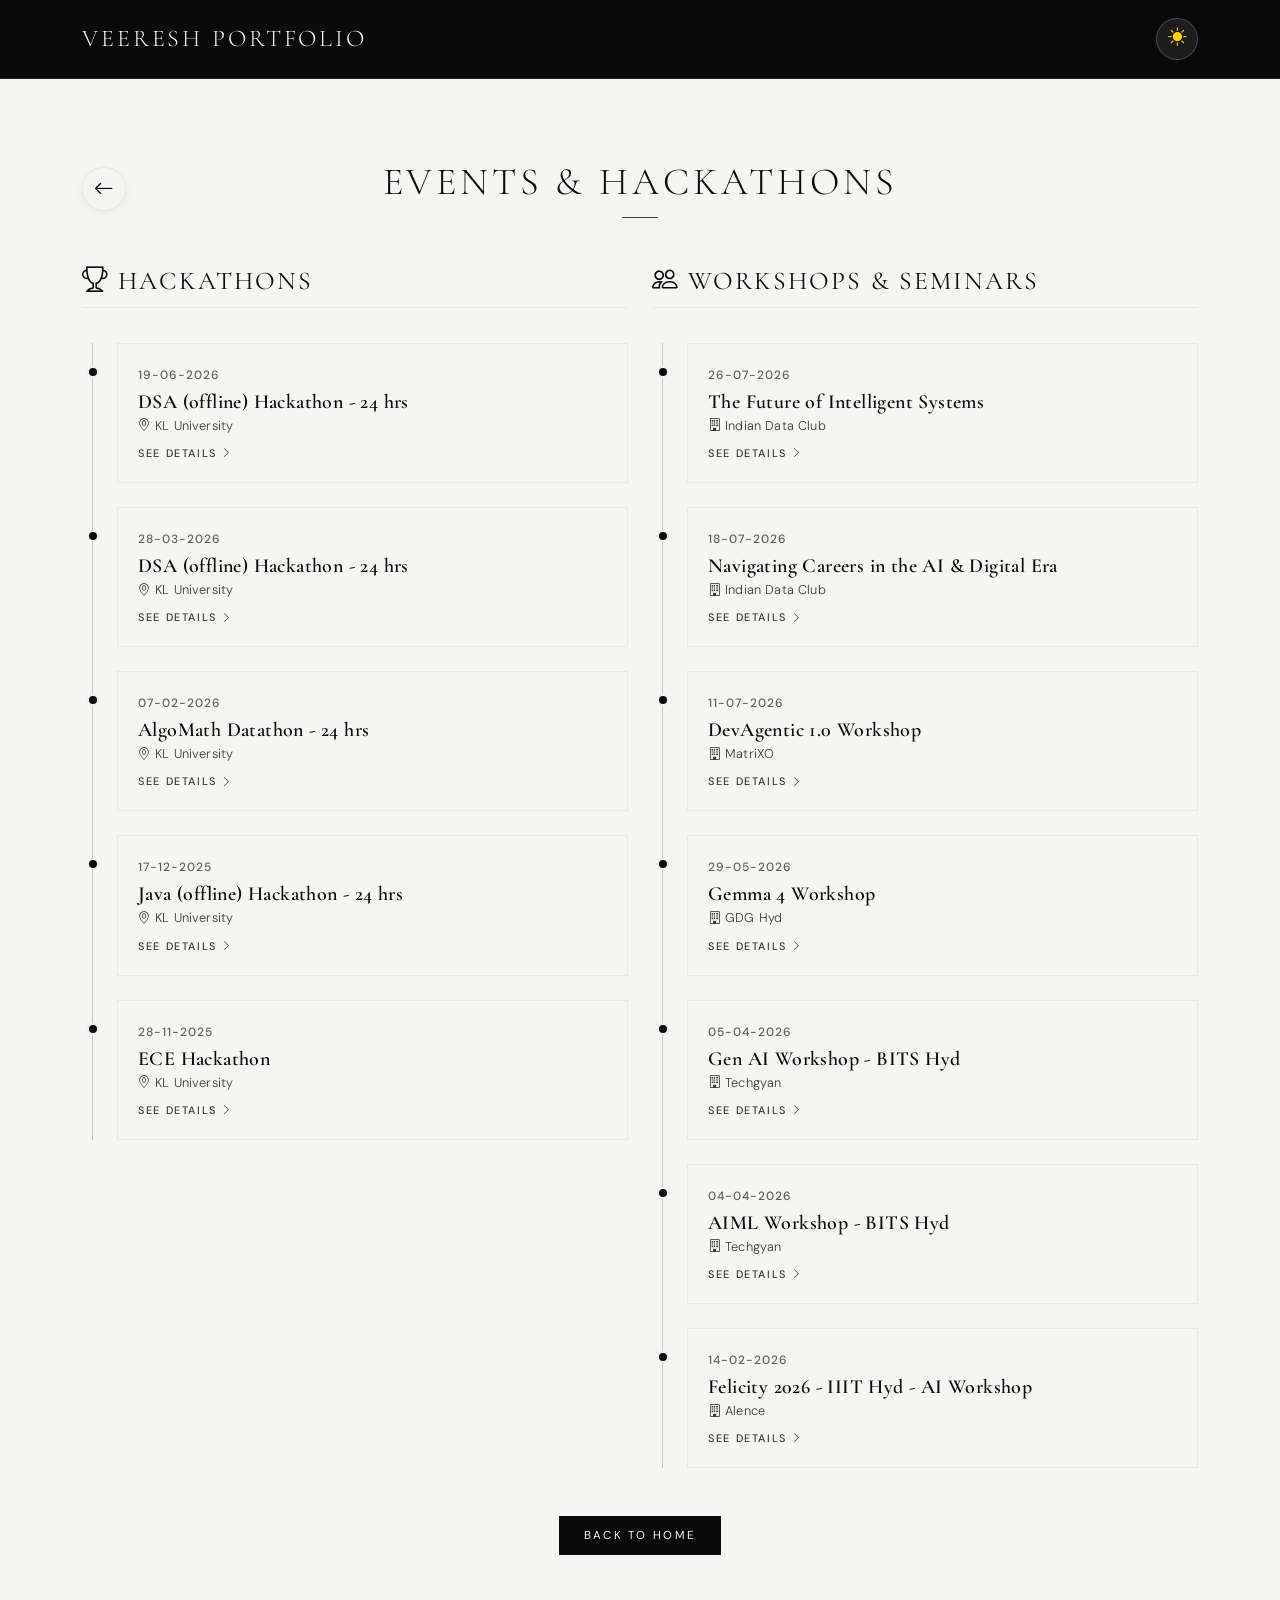
<file: community.html>
<!DOCTYPE html>
<html lang="en">
<head>
    <meta charset="UTF-8">
    <meta name="viewport" content="width=device-width, initial-scale=1.0">
    <title>Events | Veeresh Portfolio</title>
    <link href="https://cdn.jsdelivr.net/npm/bootstrap@5.3.0/dist/css/bootstrap.min.css" rel="stylesheet">
    <link href="https://cdn.jsdelivr.net/npm/bootstrap-icons@1.11.0/font/bootstrap-icons.css" rel="stylesheet">
    <link href="https://fonts.googleapis.com/css2?family=Cormorant+Garamond:wght@300;400;600&family=DM+Sans:wght@300;400;500&display=swap" rel="stylesheet">
    <link rel="stylesheet" href="css/style.css">
</head>
<body>
    <nav class="navbar navbar-dark">
        <div class="container d-flex justify-content-between align-items-center">
            <h2>Veeresh Portfolio</h2>
            <button id="themeToggle" class="theme-toggle-btn" aria-label="Toggle Theme" title="Toggle Day/Night Mode">
                <i class="bi bi-sun-fill theme-icon-sun"></i>
                <i class="bi bi-moon-stars-fill theme-icon-moon" style="display: none;"></i>
            </button>
        </div>
    </nav>

    <main class="py-5">
        <div class="container">
            <div class="heading-with-back position-relative mb-5 text-center">
                <a href="index.html#events" class="back-arrow-btn" title="Previous Page">
                    <i class="bi bi-arrow-left"></i>
                </a>
                <h1 class="section-title text-center m-0">Events &amp; Hackathons</h1>
            </div>

            <div class="row mt-5">
                <!-- Hackathons Column -->
                <div class="col-md-6 mb-5">
                    <h3 class="events-column-title"><i class="bi bi-trophy me-2"></i>Hackathons</h3>
                    <div class="timeline">
                        <div class="timeline-item event-trigger" data-title="DSA (offline) Hackathon - 24 hrs" data-date="19-06-2026" data-venue="KL University" data-desc="Intense 24-hour algorithmic problem-solving hackathon at KL University testing advanced Data Structures &amp; Algorithms implementation.">
                            <div class="timeline-dot"></div>
                            <span class="timeline-date">19-06-2026</span>
                            <h5 class="timeline-title">DSA (offline) Hackathon - 24 hrs</h5>
                            <p class="timeline-meta"><i class="bi bi-geo-alt me-1"></i>KL University</p>
                            <button class="see-details-btn" type="button" data-bs-toggle="collapse" data-bs-target="#h-detail-1" aria-expanded="false">
                                SEE DETAILS <i class="bi bi-chevron-right ms-1"></i>
                            </button>
                            <div class="collapse event-details-collapse" id="h-detail-1">
                                <p class="mb-0">Intense 24-hour algorithmic problem-solving hackathon at KL University testing advanced Data Structures &amp; Algorithms implementation.</p>
                            </div>
                        </div>

                        <div class="timeline-item event-trigger" data-title="DSA (offline) Hackathon - 24 hrs" data-date="28-03-2026" data-venue="KL University" data-desc="24-hour competitive programming competition focused on efficient graph algorithms, dynamic programming, and tree operations.">
                            <div class="timeline-dot"></div>
                            <span class="timeline-date">28-03-2026</span>
                            <h5 class="timeline-title">DSA (offline) Hackathon - 24 hrs</h5>
                            <p class="timeline-meta"><i class="bi bi-geo-alt me-1"></i>KL University</p>
                            <button class="see-details-btn" type="button" data-bs-toggle="collapse" data-bs-target="#h-detail-2" aria-expanded="false">
                                SEE DETAILS <i class="bi bi-chevron-right ms-1"></i>
                            </button>
                            <div class="collapse event-details-collapse" id="h-detail-2">
                                <p class="mb-0">24-hour competitive programming competition focused on efficient graph algorithms, dynamic programming, and tree operations.</p>
                            </div>
                        </div>

                        <div class="timeline-item event-trigger" data-title="AlgoMath Datathon - 24 hrs" data-date="07-02-2026" data-venue="KL University" data-desc="Data science and mathematical modeling hackathon tackling complex optimization problems and analytical algorithm challenges.">
                            <div class="timeline-dot"></div>
                            <span class="timeline-date">07-02-2026</span>
                            <h5 class="timeline-title">AlgoMath Datathon - 24 hrs</h5>
                            <p class="timeline-meta"><i class="bi bi-geo-alt me-1"></i>KL University</p>
                            <button class="see-details-btn" type="button" data-bs-toggle="collapse" data-bs-target="#h-detail-3" aria-expanded="false">
                                SEE DETAILS <i class="bi bi-chevron-right ms-1"></i>
                            </button>
                            <div class="collapse event-details-collapse" id="h-detail-3">
                                <p class="mb-0">Data science and mathematical modeling hackathon tackling complex optimization problems and analytical algorithm challenges.</p>
                            </div>
                        </div>

                        <div class="timeline-item event-trigger" data-title="Java (offline) Hackathon - 24 hrs" data-date="17-12-2025" data-venue="KL University" data-desc="24-hour Java application development hackathon building robust object-oriented backend solutions.">
                            <div class="timeline-dot"></div>
                            <span class="timeline-date">17-12-2025</span>
                            <h5 class="timeline-title">Java (offline) Hackathon - 24 hrs</h5>
                            <p class="timeline-meta"><i class="bi bi-geo-alt me-1"></i>KL University</p>
                            <button class="see-details-btn" type="button" data-bs-toggle="collapse" data-bs-target="#h-detail-4" aria-expanded="false">
                                SEE DETAILS <i class="bi bi-chevron-right ms-1"></i>
                            </button>
                            <div class="collapse event-details-collapse" id="h-detail-4">
                                <p class="mb-0">24-hour Java application development hackathon building robust object-oriented backend solutions.</p>
                            </div>
                        </div>

                        <div class="timeline-item event-trigger" data-title="ECE Hackathon" data-date="28-11-2025" data-venue="KL University" data-desc="Hardware and embedded software hackathon combining microcontroller programming with real-time electronic signal processing.">
                            <div class="timeline-dot"></div>
                            <span class="timeline-date">28-11-2025</span>
                            <h5 class="timeline-title">ECE Hackathon</h5>
                            <p class="timeline-meta"><i class="bi bi-geo-alt me-1"></i>KL University</p>
                            <button class="see-details-btn" type="button" data-bs-toggle="collapse" data-bs-target="#h-detail-5" aria-expanded="false">
                                SEE DETAILS <i class="bi bi-chevron-right ms-1"></i>
                            </button>
                            <div class="collapse event-details-collapse" id="h-detail-5">
                                <p class="mb-0">Hardware and embedded software hackathon combining microcontroller programming with real-time electronic signal processing.</p>
                            </div>
                        </div>
                    </div>
                </div>

                <!-- Workshops & Seminars Column -->
                <div class="col-md-6">
                    <h3 class="events-column-title"><i class="bi bi-people me-2"></i>Workshops &amp; Seminars</h3>
                    <div class="timeline">
                        <div class="timeline-item event-trigger" data-title="The Future of Intelligent Systems" data-date="26-07-2026" data-venue="Indian Data Club" data-desc="From Knowledge Graphs to AI Agents: The Future of Intelligent Systems. The session will introduce the fundamentals of graph technology, real-world enterprise use cases, and how GraphRAG is enabling more accurate and context-aware AI agents. Session topics: Introduction to Graph Databases &amp; Knowledge Graphs; Building AI Agents with GraphRAG; Real-world Enterprise Use Cases; Q&amp;A and Networking.">
                            <div class="timeline-dot"></div>
                            <span class="timeline-date">26-07-2026</span>
                            <h5 class="timeline-title">The Future of Intelligent Systems</h5>
                            <p class="timeline-meta"><i class="bi bi-building me-1"></i>Indian Data Club</p>
                            <button class="see-details-btn" type="button" data-bs-toggle="collapse" data-bs-target="#ws-detail-1" aria-expanded="false">
                                SEE DETAILS <i class="bi bi-chevron-right ms-1"></i>
                            </button>
                            <div class="collapse event-details-collapse" id="ws-detail-1">
                                <p class="mb-0">From Knowledge Graphs to AI Agents: The Future of Intelligent Systems. The session will introduce the fundamentals of graph technology, real-world enterprise use cases, and how GraphRAG is enabling more accurate and context-aware AI agents. Session topics: Introduction to Graph Databases &amp; Knowledge Graphs; Building AI Agents with GraphRAG; Real-world Enterprise Use Cases; Q&amp;A and Networking.</p>
                            </div>
                        </div>

                        <div class="timeline-item event-trigger" data-title="Navigating Careers in the AI &amp; Digital Era" data-date="18-07-2026" data-venue="Indian Data Club" data-desc="An insightful seminar by Indian Data Club covering how to navigate career paths in the rapidly evolving AI and digital landscape. Industry experts shared strategies for skill development, networking, and staying relevant in the age of AI.">
                            <div class="timeline-dot"></div>
                            <span class="timeline-date">18-07-2026</span>
                            <h5 class="timeline-title">Navigating Careers in the AI &amp; Digital Era</h5>
                            <p class="timeline-meta"><i class="bi bi-building me-1"></i>Indian Data Club</p>
                            <button class="see-details-btn" type="button" data-bs-toggle="collapse" data-bs-target="#ws-detail-2" aria-expanded="false">
                                SEE DETAILS <i class="bi bi-chevron-right ms-1"></i>
                            </button>
                            <div class="collapse event-details-collapse" id="ws-detail-2">
                                <p class="mb-0">An insightful seminar by Indian Data Club covering how to navigate career paths in the rapidly evolving AI and digital landscape. Industry experts shared strategies for skill development, networking, and staying relevant in the age of AI.</p>
                            </div>
                        </div>

                        <div class="timeline-item event-trigger" data-title="DevAgentic 1.0 Workshop" data-date="11-07-2026" data-venue="MatriXO" data-desc="DevAgentic 1.0 was a hands-on workshop by MatriXO exploring agentic AI systems and autonomous workflows. Participants gained practical exposure to building agent-based solutions using modern AI frameworks.">
                            <div class="timeline-dot"></div>
                            <span class="timeline-date">11-07-2026</span>
                            <h5 class="timeline-title">DevAgentic 1.0 Workshop</h5>
                            <p class="timeline-meta"><i class="bi bi-building me-1"></i>MatriXO</p>
                            <button class="see-details-btn" type="button" data-bs-toggle="collapse" data-bs-target="#ws-detail-3" aria-expanded="false">
                                SEE DETAILS <i class="bi bi-chevron-right ms-1"></i>
                            </button>
                            <div class="collapse event-details-collapse" id="ws-detail-3">
                                <p class="mb-0">DevAgentic 1.0 was a hands-on workshop by MatriXO exploring agentic AI systems and autonomous workflows. Participants gained practical exposure to building agent-based solutions using modern AI frameworks.</p>
                            </div>
                        </div>

                        <div class="timeline-item event-trigger" data-title="Gemma 4 Workshop" data-date="29-05-2026" data-venue="GDG Hyd" data-desc="An interactive workshop hosted by Google Developer Group Hyderabad on Gemma 4 open-weights model architecture, fine-tuning techniques, and deployment.">
                            <div class="timeline-dot"></div>
                            <span class="timeline-date">29-05-2026</span>
                            <h5 class="timeline-title">Gemma 4 Workshop</h5>
                            <p class="timeline-meta"><i class="bi bi-building me-1"></i>GDG Hyd</p>
                            <button class="see-details-btn" type="button" data-bs-toggle="collapse" data-bs-target="#ws-detail-4" aria-expanded="false">
                                SEE DETAILS <i class="bi bi-chevron-right ms-1"></i>
                            </button>
                            <div class="collapse event-details-collapse" id="ws-detail-4">
                                <p class="mb-0">An interactive workshop hosted by Google Developer Group Hyderabad on Gemma 4 open-weights model architecture, fine-tuning techniques, and deployment.</p>
                            </div>
                        </div>

                        <div class="timeline-item event-trigger" data-title="Gen AI Workshop - BITS Hyd" data-date="05-04-2026" data-venue="Techgyan" data-desc="Hands-on generative AI masterclass covering LLM prompting, RAG architectures, and building web apps using generative AI tools at BITS Hyderabad.">
                            <div class="timeline-dot"></div>
                            <span class="timeline-date">05-04-2026</span>
                            <h5 class="timeline-title">Gen AI Workshop - BITS Hyd</h5>
                            <p class="timeline-meta"><i class="bi bi-building me-1"></i>Techgyan</p>
                            <button class="see-details-btn" type="button" data-bs-toggle="collapse" data-bs-target="#ws-detail-5" aria-expanded="false">
                                SEE DETAILS <i class="bi bi-chevron-right ms-1"></i>
                            </button>
                            <div class="collapse event-details-collapse" id="ws-detail-5">
                                <p class="mb-0">Hands-on generative AI masterclass covering LLM prompting, RAG architectures, and building web apps using generative AI tools at BITS Hyderabad.</p>
                            </div>
                        </div>

                        <div class="timeline-item event-trigger" data-title="AIML Workshop - BITS Hyd" data-date="04-04-2026" data-venue="Techgyan" data-desc="Foundational Artificial Intelligence &amp; Machine Learning workshop covering key algorithms, Python ML packages, and real-world predictive modeling.">
                            <div class="timeline-dot"></div>
                            <span class="timeline-date">04-04-2026</span>
                            <h5 class="timeline-title">AIML Workshop - BITS Hyd</h5>
                            <p class="timeline-meta"><i class="bi bi-building me-1"></i>Techgyan</p>
                            <button class="see-details-btn" type="button" data-bs-toggle="collapse" data-bs-target="#ws-detail-6" aria-expanded="false">
                                SEE DETAILS <i class="bi bi-chevron-right ms-1"></i>
                            </button>
                            <div class="collapse event-details-collapse" id="ws-detail-6">
                                <p class="mb-0">Foundational Artificial Intelligence &amp; Machine Learning workshop covering key algorithms, Python ML packages, and real-world predictive modeling.</p>
                            </div>
                        </div>

                        <div class="timeline-item event-trigger" data-title="Felicity 2026 - IIIT Hyd - AI Workshop" data-date="14-02-2026" data-venue="Alence" data-desc="Advanced AI and Deep Learning workshop held during Felicity 2026 at IIIT Hyderabad, focusing on neural network architectures and practical AI implementations.">
                            <div class="timeline-dot"></div>
                            <span class="timeline-date">14-02-2026</span>
                            <h5 class="timeline-title">Felicity 2026 - IIIT Hyd - AI Workshop</h5>
                            <p class="timeline-meta"><i class="bi bi-building me-1"></i>Alence</p>
                            <button class="see-details-btn" type="button" data-bs-toggle="collapse" data-bs-target="#ws-detail-7" aria-expanded="false">
                                SEE DETAILS <i class="bi bi-chevron-right ms-1"></i>
                            </button>
                            <div class="collapse event-details-collapse" id="ws-detail-7">
                                <p class="mb-0">Advanced AI and Deep Learning workshop held during Felicity 2026 at IIIT Hyderabad, focusing on neural network architectures and practical AI implementations.</p>
                            </div>
                        </div>
                    </div>
                </div>
            </div>

            <div class="text-center mt-5">
                <button type="button" class="btn btn-primary px-4" onclick="window.location.href='index.html#events'">Back to Home</button>
            </div>
        </div>
    </main>

    <div class="modal fade" id="eventModal" tabindex="-1">
        <div class="modal-dialog modal-dialog-centered">
            <div class="modal-content event-detail-card">
                <div class="modal-header">
                    <h5 class="modal-title" id="eventTitle"></h5>
                    <button type="button" class="btn-close" data-bs-dismiss="modal"></button>
                </div>
                <div class="modal-body">
                    <p id="eventDate" class="fw-bold mb-1"></p>
                    <p id="eventVenue" class="text-muted mb-3"></p>
                    <p id="eventDesc" class="mb-0"></p>
                </div>
            </div>
        </div>
    </div>

    <script src="https://cdn.jsdelivr.net/npm/bootstrap@5.3.0/dist/js/bootstrap.bundle.min.js"></script>
    <script>
        const themeToggle = document.getElementById('themeToggle');
        const sunIcon = themeToggle?.querySelector('.theme-icon-sun');
        const moonIcon = themeToggle?.querySelector('.theme-icon-moon');

        function setTheme(theme) {
            if (theme === 'dark') {
                document.body.classList.add('dark-theme');
                if (sunIcon && moonIcon) {
                    sunIcon.style.display = 'none';
                    moonIcon.style.display = 'inline-block';
                }
            } else {
                document.body.classList.remove('dark-theme');
                if (sunIcon && moonIcon) {
                    sunIcon.style.display = 'inline-block';
                    moonIcon.style.display = 'none';
                }
            }
            localStorage.setItem('portfolio-theme', theme);
        }

        const savedTheme = localStorage.getItem('portfolio-theme') || 'light';
        setTheme(savedTheme);

        if (themeToggle) {
            themeToggle.addEventListener('click', () => {
                const isDark = document.body.classList.contains('dark-theme');
                setTheme(isDark ? 'light' : 'dark');
            });
        }
    </script>
    <script>
        const modal = new bootstrap.Modal('#eventModal');
        const title = document.getElementById('eventTitle');
        const date = document.getElementById('eventDate');
        const venue = document.getElementById('eventVenue');
        const desc = document.getElementById('eventDesc');

        document.querySelectorAll('.event-trigger').forEach(e => {
            e.addEventListener('click', (event) => {
                if (event.target.closest('.see-details-btn')) return;
                title.textContent = e.dataset.title;
                date.textContent = 'Date: ' + e.dataset.date;
                venue.textContent = 'Organization/Venue: ' + e.dataset.venue;
                desc.textContent = e.dataset.desc || 'Selected event details displayed above.';
                modal.show();
            });
        });
    </script>
</body>
</html>
</file>
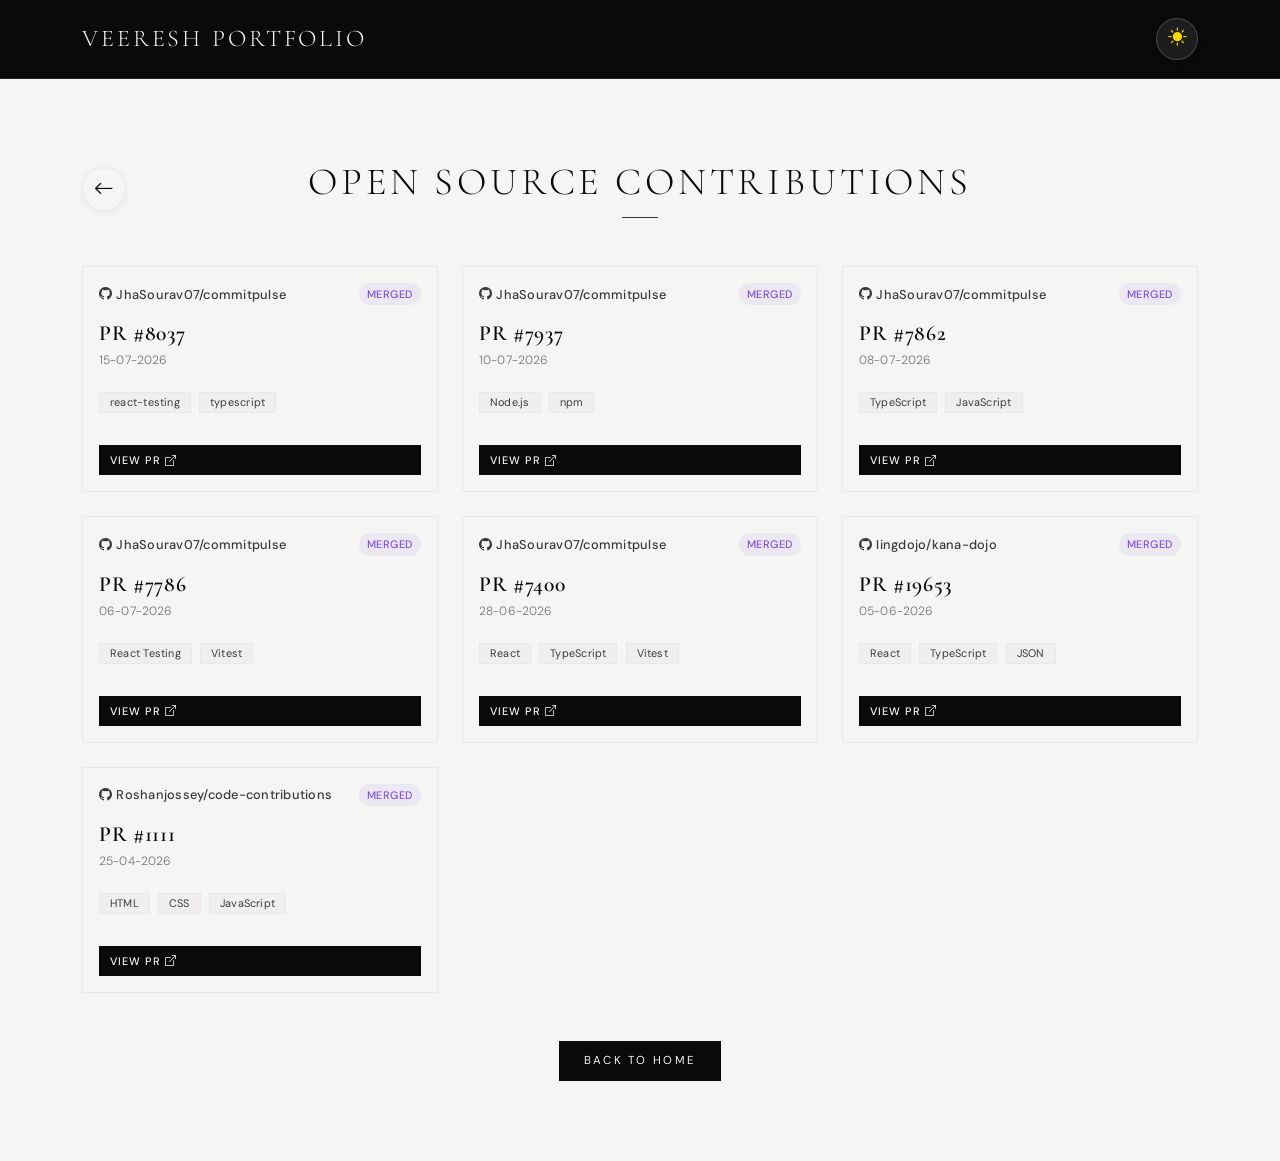
<file: contributions.html>
<!DOCTYPE html>
<html lang="en">
<head>
    <meta charset="UTF-8">
    <meta name="viewport" content="width=device-width, initial-scale=1.0">
    <title>Contributions | Veeresh Portfolio</title>
    <link href="https://cdn.jsdelivr.net/npm/bootstrap@5.3.0/dist/css/bootstrap.min.css" rel="stylesheet">
    <link href="https://cdn.jsdelivr.net/npm/bootstrap-icons@1.11.0/font/bootstrap-icons.css" rel="stylesheet">
    <link href="https://fonts.googleapis.com/css2?family=Cormorant+Garamond:wght@300;400;600&family=DM+Sans:wght@300;400;500&display=swap" rel="stylesheet">
    <link rel="stylesheet" href="css/style.css">
</head>
<body>
    <nav class="navbar navbar-dark">
        <div class="container d-flex justify-content-between align-items-center">
            <h2>Veeresh Portfolio</h2>
            <button id="themeToggle" class="theme-toggle-btn" aria-label="Toggle Theme" title="Toggle Day/Night Mode">
                <i class="bi bi-sun-fill theme-icon-sun"></i>
                <i class="bi bi-moon-stars-fill theme-icon-moon" style="display: none;"></i>
            </button>
        </div>
    </nav>
    <main class="py-5">
        <div class="container">
            <div class="heading-with-back position-relative mb-5 text-center">
                <a href="index.html#open-source" class="back-arrow-btn" title="Previous Page">
                    <i class="bi bi-arrow-left"></i>
                </a>
                <h1 class="section-title text-center m-0">Open Source Contributions</h1>
            </div>
            <div class="row mt-5">
                <div class="col-md-4 mb-4">
                    <div class="card osc-card h-100">
                        <div class="card-body d-flex flex-column justify-content-between">
                            <div>
                                <div class="d-flex align-items-center justify-content-between mb-3">
                                    <span class="osc-repo"><i class="bi bi-github me-1"></i>JhaSourav07/commitpulse</span>
                                    <span class="osc-status-badge">Merged</span>
                                </div>
                                <h5 class="osc-title">PR #8037</h5>
                                <p class="osc-date">15-07-2026</p>
                            </div>
                            <div class="osc-tags mb-3">
                                <span class="badge tag-badge">react-testing</span>
                                <span class="badge tag-badge">typescript</span>
                            </div>
                            <a href="https://github.com/JhaSourav07/commitpulse/pull/8037" target="_blank" class="osc-link">View PR <i class="bi bi-box-arrow-up-right ms-1"></i></a>
                        </div>
                    </div>
                </div>
                <div class="col-md-4 mb-4">
                    <div class="card osc-card h-100">
                        <div class="card-body d-flex flex-column justify-content-between">
                            <div>
                                <div class="d-flex align-items-center justify-content-between mb-3">
                                    <span class="osc-repo"><i class="bi bi-github me-1"></i>JhaSourav07/commitpulse</span>
                                    <span class="osc-status-badge">Merged</span>
                                </div>
                                <h5 class="osc-title">PR #7937</h5>
                                <p class="osc-date">10-07-2026</p>
                            </div>
                            <div class="osc-tags mb-3">
                                <span class="badge tag-badge">Node.js</span>
                                <span class="badge tag-badge">npm</span>
                            </div>
                            <a href="https://github.com/JhaSourav07/commitpulse/pull/7937" target="_blank" class="osc-link">View PR <i class="bi bi-box-arrow-up-right ms-1"></i></a>
                        </div>
                    </div>
                </div>
                <div class="col-md-4 mb-4">
                    <div class="card osc-card h-100">
                        <div class="card-body d-flex flex-column justify-content-between">
                            <div>
                                <div class="d-flex align-items-center justify-content-between mb-3">
                                    <span class="osc-repo"><i class="bi bi-github me-1"></i>JhaSourav07/commitpulse</span>
                                    <span class="osc-status-badge">Merged</span>
                                </div>
                                <h5 class="osc-title">PR #7862</h5>
                                <p class="osc-date">08-07-2026</p>
                            </div>
                            <div class="osc-tags mb-3">
                                <span class="badge tag-badge">TypeScript</span>
                                <span class="badge tag-badge">JavaScript</span>
                            </div>
                            <a href="https://github.com/JhaSourav07/commitpulse/pull/7862" target="_blank" class="osc-link">View PR <i class="bi bi-box-arrow-up-right ms-1"></i></a>
                        </div>
                    </div>
                </div>
                <div class="col-md-4 mb-4">
                    <div class="card osc-card h-100">
                        <div class="card-body d-flex flex-column justify-content-between">
                            <div>
                                <div class="d-flex align-items-center justify-content-between mb-3">
                                    <span class="osc-repo"><i class="bi bi-github me-1"></i>JhaSourav07/commitpulse</span>
                                    <span class="osc-status-badge">Merged</span>
                                </div>
                                <h5 class="osc-title">PR #7786</h5>
                                <p class="osc-date">06-07-2026</p>
                            </div>
                            <div class="osc-tags mb-3">
                                <span class="badge tag-badge">React Testing</span>
                                <span class="badge tag-badge">Vitest</span>
                            </div>
                            <a href="https://github.com/JhaSourav07/commitpulse/pull/7786" target="_blank" class="osc-link">View PR <i class="bi bi-box-arrow-up-right ms-1"></i></a>
                        </div>
                    </div>
                </div>
                <div class="col-md-4 mb-4">
                    <div class="card osc-card h-100">
                        <div class="card-body d-flex flex-column justify-content-between">
                            <div>
                                <div class="d-flex align-items-center justify-content-between mb-3">
                                    <span class="osc-repo"><i class="bi bi-github me-1"></i>JhaSourav07/commitpulse</span>
                                    <span class="osc-status-badge">Merged</span>
                                </div>
                                <h5 class="osc-title">PR #7400</h5>
                                <p class="osc-date">28-06-2026</p>
                            </div>
                            <div class="osc-tags mb-3">
                                <span class="badge tag-badge">React</span>
                                <span class="badge tag-badge">TypeScript</span>
                                <span class="badge tag-badge">Vitest</span>
                            </div>
                            <a href="https://github.com/JhaSourav07/commitpulse/pull/7400" target="_blank" class="osc-link">View PR <i class="bi bi-box-arrow-up-right ms-1"></i></a>
                        </div>
                    </div>
                </div>
                <div class="col-md-4 mb-4">
                    <div class="card osc-card h-100">
                        <div class="card-body d-flex flex-column justify-content-between">
                            <div>
                                <div class="d-flex align-items-center justify-content-between mb-3">
                                    <span class="osc-repo"><i class="bi bi-github me-1"></i>lingdojo/kana-dojo</span>
                                    <span class="osc-status-badge">Merged</span>
                                </div>
                                <h5 class="osc-title">PR #19653</h5>
                                <p class="osc-date">05-06-2026</p>
                            </div>
                            <div class="osc-tags mb-3">
                                <span class="badge tag-badge">React</span>
                                <span class="badge tag-badge">TypeScript</span>
                                <span class="badge tag-badge">JSON</span>
                            </div>
                            <a href="https://github.com/lingdojo/kana-dojo/pull/19653" target="_blank" class="osc-link">View PR <i class="bi bi-box-arrow-up-right ms-1"></i></a>
                        </div>
                    </div>
                </div>
                <div class="col-md-4 mb-4">
                    <div class="card osc-card h-100">
                        <div class="card-body d-flex flex-column justify-content-between">
                            <div>
                                <div class="d-flex align-items-center justify-content-between mb-3">
                                    <span class="osc-repo"><i class="bi bi-github me-1"></i>Roshanjossey/code-contributions</span>
                                    <span class="osc-status-badge">Merged</span>
                                </div>
                                <h5 class="osc-title">PR #1111</h5>
                                <p class="osc-date">25-04-2026</p>
                            </div>
                            <div class="osc-tags mb-3">
                                <span class="badge tag-badge">HTML</span>
                                <span class="badge tag-badge">CSS</span>
                                <span class="badge tag-badge">JavaScript</span>
                            </div>
                            <a href="https://github.com/Roshanjossey/code-contributions/pull/1111" target="_blank" class="osc-link">View PR <i class="bi bi-box-arrow-up-right ms-1"></i></a>
                        </div>
                    </div>
                </div>
            </div>
            <div class="text-center mt-4">
                <button type="button" class="btn btn-primary px-4" onclick="window.location.href='index.html#open-source'">Back to Home</button>
            </div>
        </div>
    </main>
    <script>
        const themeToggle = document.getElementById('themeToggle');
        const sunIcon = themeToggle?.querySelector('.theme-icon-sun');
        const moonIcon = themeToggle?.querySelector('.theme-icon-moon');

        function setTheme(theme) {
            if (theme === 'dark') {
                document.body.classList.add('dark-theme');
                if (sunIcon && moonIcon) {
                    sunIcon.style.display = 'none';
                    moonIcon.style.display = 'inline-block';
                }
            } else {
                document.body.classList.remove('dark-theme');
                if (sunIcon && moonIcon) {
                    sunIcon.style.display = 'inline-block';
                    moonIcon.style.display = 'none';
                }
            }
            localStorage.setItem('portfolio-theme', theme);
        }

        const savedTheme = localStorage.getItem('portfolio-theme') || 'light';
        setTheme(savedTheme);

        if (themeToggle) {
            themeToggle.addEventListener('click', () => {
                const isDark = document.body.classList.contains('dark-theme');
                setTheme(isDark ? 'light' : 'dark');
            });
        }
    </script>
</body>
</html>
</file>
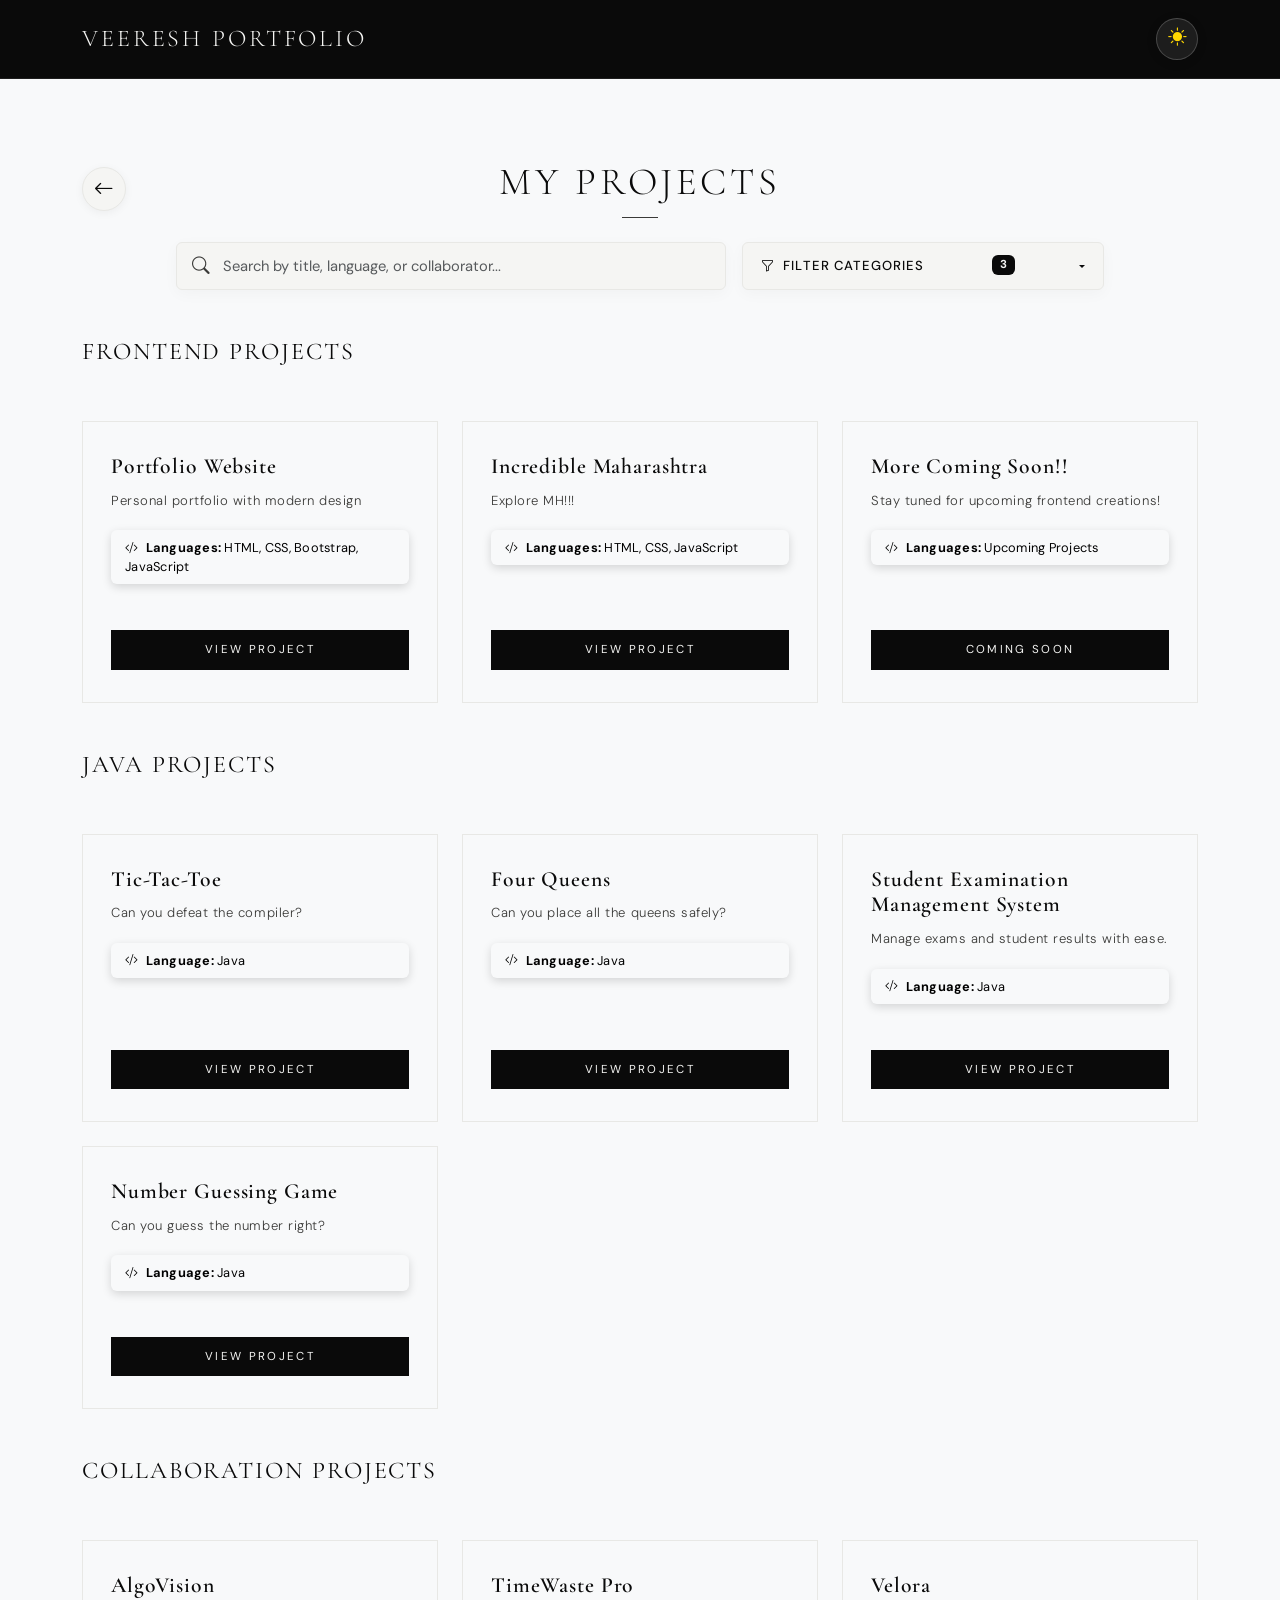
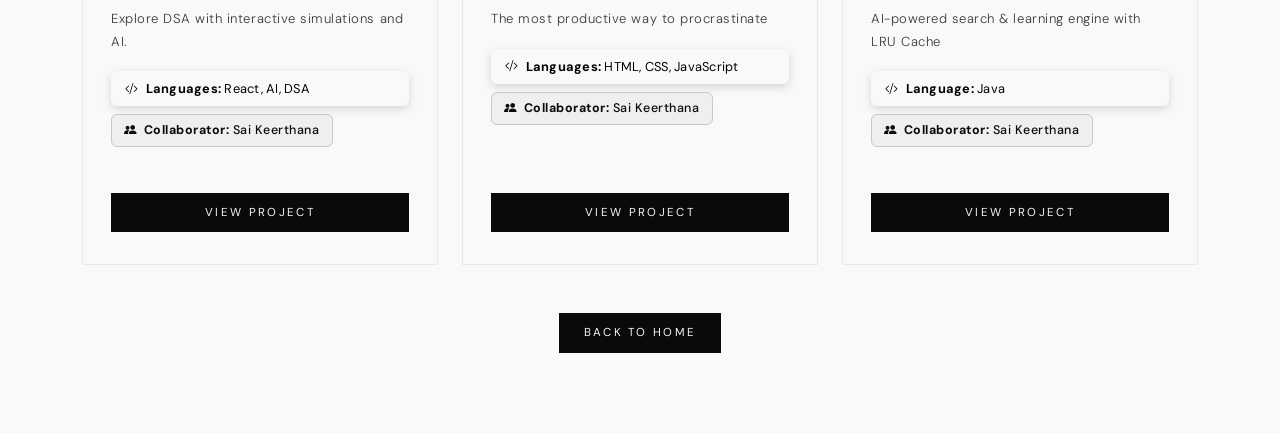
<file: projects.html>
<!DOCTYPE html>
<html lang="en">
<head>
    <meta charset="UTF-8">
    <meta name="viewport" content="width=device-width, initial-scale=1.0">
    <title>Projects | Veeresh Portfolio</title>
    <link href="https://cdn.jsdelivr.net/npm/bootstrap@5.3.0/dist/css/bootstrap.min.css" rel="stylesheet">
    <link href="https://cdn.jsdelivr.net/npm/bootstrap-icons@1.11.0/font/bootstrap-icons.css" rel="stylesheet">
    <link href="https://fonts.googleapis.com/css2?family=Cormorant+Garamond:wght@300;400;600&family=DM+Sans:wght@300;400;500&display=swap" rel="stylesheet">
    <link rel="stylesheet" href="css/style.css">
</head>
<body>
    <nav class="navbar navbar-dark">
        <div class="container d-flex justify-content-between align-items-center">
            <h2>Veeresh Portfolio</h2>
            <button id="themeToggle" class="theme-toggle-btn" aria-label="Toggle Theme" title="Toggle Day/Night Mode">
                <i class="bi bi-sun-fill theme-icon-sun"></i>
                <i class="bi bi-moon-stars-fill theme-icon-moon" style="display: none;"></i>
            </button>
        </div>
    </nav>

    <main class="py-5 bg-light">
        <div class="container">
            <div class="heading-with-back position-relative mb-4 text-center">
                <a href="index.html#projects" class="back-arrow-btn" title="Previous Page">
                    <i class="bi bi-arrow-left"></i>
                </a>
                <h1 class="section-title text-center m-0">My Projects</h1>
            </div>

            <!-- Search & Filter Controls Toolbar -->
            <div class="project-controls-wrapper mb-5">
                <div class="row g-3 align-items-center justify-content-center">
                    <!-- Search Bar -->
                    <div class="col-md-7 col-lg-6">
                        <div class="search-input-group">
                            <i class="bi bi-search search-icon"></i>
                            <input type="text" id="projectSearch" class="form-control project-search-input" placeholder="Search by title, language, or collaborator...">
                            <button type="button" id="clearSearch" class="clear-search-btn" style="display:none;" title="Clear Search">
                                <i class="bi bi-x-circle-fill"></i>
                            </button>
                        </div>
                    </div>
                    <!-- Category Checkbox Filter Dropdown -->
                    <div class="col-md-5 col-lg-4 text-md-end">
                        <div class="dropdown d-inline-block w-100">
                            <button class="btn btn-filter-dropdown dropdown-toggle w-100 d-flex align-items-center justify-content-between" type="button" id="filterDropdownBtn" data-bs-toggle="dropdown" data-bs-auto-close="outside" aria-expanded="false">
                                <span><i class="bi bi-funnel me-2"></i>Filter Categories</span>
                                <span class="badge filter-count-badge ms-2" id="filterBadge">3</span>
                            </button>
                            <div class="dropdown-menu dropdown-menu-end p-3 filter-dropdown-menu" aria-labelledby="filterDropdownBtn">
                                <h6 class="dropdown-header px-0 text-uppercase fw-bold mb-2">Categories</h6>
                                <div class="form-check my-2">
                                    <input class="form-check-input category-checkbox" type="checkbox" value="frontend" id="catFrontend" checked>
                                    <label class="form-check-label" for="catFrontend">Frontend Projects</label>
                                </div>
                                <div class="form-check my-2">
                                    <input class="form-check-input category-checkbox" type="checkbox" value="java" id="catJava" checked>
                                    <label class="form-check-label" for="catJava">Java Projects</label>
                                </div>
                                <div class="form-check my-2">
                                    <input class="form-check-input category-checkbox" type="checkbox" value="collab" id="catCollab" checked>
                                    <label class="form-check-label" for="catCollab">Collaboration Projects</label>
                                </div>
                                <hr class="dropdown-divider my-2">
                                <div class="d-flex justify-content-between align-items-center pt-1">
                                    <button type="button" id="selectAllCats" class="btn btn-link btn-sm p-0 text-decoration-none" style="font-size:0.78rem;">Select All</button>
                                    <button type="button" id="clearAllCats" class="btn btn-link btn-sm p-0 text-decoration-none text-muted" style="font-size:0.78rem;">Clear All</button>
                                </div>
                            </div>
                        </div>
                    </div>
                </div>
            </div>

            <!-- Frontend Projects Section -->
            <div class="project-category-section mb-5" data-category="frontend">
                <h4 class="carousel-subtitle">Frontend Projects</h4>
                <div class="row g-4 mt-1">
                    <div class="col-md-4 project-item" data-title="Portfolio Website" data-tech="HTML CSS Bootstrap JavaScript Frontend" data-collab="">
                        <div class="card project-card h-100">
                            <div class="card-body d-flex flex-column justify-content-between">
                                <div>
                                    <h5 class="card-title">Portfolio Website</h5>
                                    <p class="card-text mb-2">Personal portfolio with modern design</p>
                                    <div class="language-badge"><i class="bi bi-code-slash me-1"></i> <strong>Languages:</strong> HTML, CSS, Bootstrap, JavaScript</div>
                                </div>
                                <a href="#" class="btn btn-primary mt-3">View Project</a>
                            </div>
                        </div>
                    </div>
                    <div class="col-md-4 project-item" data-title="Incredible Maharashtra" data-tech="HTML CSS JavaScript Frontend" data-collab="">
                        <div class="card project-card h-100">
                            <div class="card-body d-flex flex-column justify-content-between">
                                <div>
                                    <h5 class="card-title">Incredible Maharashtra</h5>
                                    <p class="card-text mb-2">Explore MH!!!</p>
                                    <div class="language-badge"><i class="bi bi-code-slash me-1"></i> <strong>Languages:</strong> HTML, CSS, JavaScript</div>
                                </div>
                                <a href="https://github.com/veeresh4520/Maharashtra" target="_blank" class="btn btn-primary mt-3">View Project</a>
                            </div>
                        </div>
                    </div>
                    <div class="col-md-4 project-item" data-title="More Coming Soon!!" data-tech="Frontend HTML CSS JS" data-collab="">
                        <div class="card project-card h-100">
                            <div class="card-body d-flex flex-column justify-content-between">
                                <div>
                                    <h5 class="card-title">More Coming Soon!!</h5>
                                    <p class="card-text mb-2">Stay tuned for upcoming frontend creations!</p>
                                    <div class="language-badge"><i class="bi bi-code-slash me-1"></i> <strong>Languages:</strong> Upcoming Projects</div>
                                </div>
                                <a href="#" class="btn btn-primary mt-3">Coming Soon</a>
                            </div>
                        </div>
                    </div>
                </div>
            </div>

            <!-- Java Projects Section -->
            <div class="project-category-section mb-5" data-category="java">
                <h4 class="carousel-subtitle">Java Projects</h4>
                <div class="row g-4 mt-1">
                    <div class="col-md-4 project-item" data-title="Tic-Tac-Toe" data-tech="Java OOP Compiler" data-collab="">
                        <div class="card project-card h-100">
                            <div class="card-body d-flex flex-column justify-content-between">
                                <div>
                                    <h5 class="card-title">Tic-Tac-Toe</h5>
                                    <p class="card-text mb-2">Can you defeat the compiler?</p>
                                    <div class="language-badge"><i class="bi bi-code-slash me-1"></i> <strong>Language:</strong> Java</div>
                                </div>
                                <a href="https://github.com/veeresh4520/Tic-Tac-Toe/tree/main" target="_blank" class="btn btn-primary mt-3">View Project</a>
                            </div>
                        </div>
                    </div>
                    <div class="col-md-4 project-item" data-title="Four Queens" data-tech="Java Algorithms Backtracking" data-collab="">
                        <div class="card project-card h-100">
                            <div class="card-body d-flex flex-column justify-content-between">
                                <div>
                                    <h5 class="card-title">Four Queens</h5>
                                    <p class="card-text mb-2">Can you place all the queens safely?</p>
                                    <div class="language-badge"><i class="bi bi-code-slash me-1"></i> <strong>Language:</strong> Java</div>
                                </div>
                                <a href="https://github.com/veeresh4520/4-Queens" target="_blank" class="btn btn-primary mt-3">View Project</a>
                            </div>
                        </div>
                    </div>
                    <div class="col-md-4 project-item" data-title="Student Examination Management System" data-tech="Java Database Management" data-collab="">
                        <div class="card project-card h-100">
                            <div class="card-body d-flex flex-column justify-content-between">
                                <div>
                                    <h5 class="card-title">Student Examination Management System</h5>
                                    <p class="card-text mb-2">Manage exams and student results with ease.</p>
                                    <div class="language-badge"><i class="bi bi-code-slash me-1"></i> <strong>Language:</strong> Java</div>
                                </div>
                                <a href="https://github.com/SK-Sathyavada-008/Quiz-Analysis" target="_blank" class="btn btn-primary mt-3">View Project</a>
                            </div>
                        </div>
                    </div>
                    <div class="col-md-4 project-item" data-title="Number Guessing Game" data-tech="Java Logic Game" data-collab="">
                        <div class="card project-card h-100">
                            <div class="card-body d-flex flex-column justify-content-between">
                                <div>
                                    <h5 class="card-title">Number Guessing Game</h5>
                                    <p class="card-text mb-2">Can you guess the number right?</p>
                                    <div class="language-badge"><i class="bi bi-code-slash me-1"></i> <strong>Language:</strong> Java</div>
                                </div>
                                <a href="https://github.com/veeresh4520/Number---Gussing--Game" target="_blank" class="btn btn-primary mt-3">View Project</a>
                            </div>
                        </div>
                    </div>
                </div>
            </div>

            <!-- Collaboration Projects Section -->
            <div class="project-category-section mb-5" data-category="collab">
                <h4 class="carousel-subtitle">Collaboration Projects</h4>
                <div class="row g-4 mt-1">
                    <div class="col-md-4 project-item" data-title="AlgoVision" data-tech="DSA AI Interactive Simulations Collaboration" data-collab="Sai Keerthana">
                        <div class="card project-card h-100">
                            <div class="card-body d-flex flex-column justify-content-between">
                                <div>
                                    <h5 class="card-title">AlgoVision</h5>
                                    <p class="card-text mb-2">Explore DSA with interactive simulations and AI.</p>
                                    <div class="language-badge"><i class="bi bi-code-slash me-1"></i> <strong>Languages:</strong> React, AI, DSA</div>
                                    <div class="collaborator-badge"><i class="bi bi-people-fill me-1"></i> <strong>Collaborator:</strong> Sai Keerthana</div>
                                </div>
                                <a href="https://algovision-krivee.lovable.app/" target="_blank" class="btn btn-primary mt-3">View Project</a>
                            </div>
                        </div>
                    </div>
                    <div class="col-md-4 project-item" data-title="TimeWaste Pro" data-tech="HTML CSS JavaScript Collaboration" data-collab="Sai Keerthana">
                        <div class="card project-card h-100">
                            <div class="card-body d-flex flex-column justify-content-between">
                                <div>
                                    <h5 class="card-title">TimeWaste Pro</h5>
                                    <p class="card-text mb-2">The most productive way to procrastinate</p>
                                    <div class="language-badge"><i class="bi bi-code-slash me-1"></i> <strong>Languages:</strong> HTML, CSS, JavaScript</div>
                                    <div class="collaborator-badge"><i class="bi bi-people-fill me-1"></i> <strong>Collaborator:</strong> Sai Keerthana</div>
                                </div>
                                <a href="https://timewaste-pro.netlify.app/" target="_blank" class="btn btn-primary mt-3">View Project</a>
                            </div>
                        </div>
                    </div>
                    <div class="col-md-4 project-item" data-title="Velora" data-tech="Java LRU Cache AI Search Engine Collaboration" data-collab="Sai Keerthana">
                        <div class="card project-card h-100">
                            <div class="card-body d-flex flex-column justify-content-between">
                                <div>
                                    <h5 class="card-title">Velora</h5>
                                    <p class="card-text mb-2">AI-powered search &amp; learning engine with LRU Cache</p>
                                    <div class="language-badge"><i class="bi bi-code-slash me-1"></i> <strong>Language:</strong> Java</div>
                                    <div class="collaborator-badge"><i class="bi bi-people-fill me-1"></i> <strong>Collaborator:</strong> Sai Keerthana</div>
                                </div>
                                <a href="https://search-engine1.lovable.app/" target="_blank" class="btn btn-primary mt-3">View Project</a>
                            </div>
                        </div>
                    </div>
                </div>
            </div>

            <!-- Empty State Message -->
            <div id="noResultsMsg" class="text-center py-5" style="display: none;">
                <i class="bi bi-search display-3 text-muted"></i>
                <h4 class="mt-3 fw-normal">No matching projects found</h4>
                <p class="text-muted" style="font-size:0.9rem;">Try searching for a different language, title, or collaborator.</p>
            </div>

            <div class="text-center mt-5">
                <button type="button" class="btn btn-primary px-4" onclick="window.location.href='index.html#projects'">Back to Home</button>
            </div>
        </div>
    </main>

    <script src="https://cdn.jsdelivr.net/npm/bootstrap@5.3.0/dist/js/bootstrap.bundle.min.js"></script>
    <script>
        // Theme Persistence Logic
        const themeToggle = document.getElementById('themeToggle');
        const sunIcon = themeToggle?.querySelector('.theme-icon-sun');
        const moonIcon = themeToggle?.querySelector('.theme-icon-moon');

        function setTheme(theme) {
            if (theme === 'dark') {
                document.body.classList.add('dark-theme');
                if (sunIcon && moonIcon) {
                    sunIcon.style.display = 'none';
                    moonIcon.style.display = 'inline-block';
                }
            } else {
                document.body.classList.remove('dark-theme');
                if (sunIcon && moonIcon) {
                    sunIcon.style.display = 'inline-block';
                    moonIcon.style.display = 'none';
                }
            }
            localStorage.setItem('portfolio-theme', theme);
        }

        const savedTheme = localStorage.getItem('portfolio-theme') || 'light';
        setTheme(savedTheme);

        if (themeToggle) {
            themeToggle.addEventListener('click', () => {
                const isDark = document.body.classList.contains('dark-theme');
                setTheme(isDark ? 'light' : 'dark');
            });
        }

        // Live Real-Time Multi-Field Search & Category Checkbox Filtering
        document.addEventListener('DOMContentLoaded', () => {
            const searchInput = document.getElementById('projectSearch');
            const clearSearchBtn = document.getElementById('clearSearch');
            const categoryCheckboxes = document.querySelectorAll('.category-checkbox');
            const filterBadge = document.getElementById('filterBadge');
            const selectAllBtn = document.getElementById('selectAllCats');
            const clearAllBtn = document.getElementById('clearAllCats');
            const categorySections = document.querySelectorAll('.project-category-section');
            const noResultsMsg = document.getElementById('noResultsMsg');

            function filterProjects() {
                const query = searchInput.value.trim().toLowerCase();
                
                // Toggle clear button visibility
                clearSearchBtn.style.display = query.length > 0 ? 'inline-block' : 'none';

                // Active categories from checkboxes
                const activeCategories = Array.from(categoryCheckboxes)
                    .filter(cb => cb.checked)
                    .map(cb => cb.value);

                // Update filter badge count
                filterBadge.textContent = activeCategories.length;

                let totalVisibleProjects = 0;

                categorySections.forEach(section => {
                    const category = section.getAttribute('data-category');
                    const isCategoryActive = activeCategories.includes(category);
                    let visibleCountInSection = 0;

                    const items = section.querySelectorAll('.project-item');
                    items.forEach(item => {
                        // Extract all text and attributes for exhaustive search matching
                        const cardText = item.innerText.toLowerCase();
                        const titleAttr = (item.getAttribute('data-title') || '').toLowerCase();
                        const techAttr = (item.getAttribute('data-tech') || '').toLowerCase();
                        const collabAttr = (item.getAttribute('data-collab') || '').toLowerCase();
                        const sectionTitle = (section.querySelector('.carousel-subtitle')?.innerText || '').toLowerCase();

                        // Query match condition
                        const matchesQuery = (query === '') || 
                            cardText.includes(query) || 
                            titleAttr.includes(query) || 
                            techAttr.includes(query) || 
                            collabAttr.includes(query) ||
                            sectionTitle.includes(query);

                        if (isCategoryActive && matchesQuery) {
                            item.classList.remove('hide-project');
                            visibleCountInSection++;
                            totalVisibleProjects++;
                        } else {
                            item.classList.add('hide-project');
                        }
                    });

                    // Hide section container if zero matching projects in this category
                    if (visibleCountInSection > 0) {
                        section.classList.remove('hide-section');
                    } else {
                        section.classList.add('hide-section');
                    }
                });

                // Display empty state if zero total matches
                if (totalVisibleProjects === 0) {
                    noResultsMsg.style.display = 'block';
                } else {
                    noResultsMsg.style.display = 'none';
                }
            }

            // Event Listeners
            searchInput.addEventListener('input', filterProjects);

            clearSearchBtn.addEventListener('click', () => {
                searchInput.value = '';
                filterProjects();
                searchInput.focus();
            });

            categoryCheckboxes.forEach(cb => {
                cb.addEventListener('change', filterProjects);
            });

            selectAllBtn.addEventListener('click', (e) => {
                e.preventDefault();
                categoryCheckboxes.forEach(cb => cb.checked = true);
                filterProjects();
            });

            clearAllBtn.addEventListener('click', (e) => {
                e.preventDefault();
                categoryCheckboxes.forEach(cb => cb.checked = false);
                filterProjects();
            });

            // Run initial execution
            filterProjects();
        });
    </script>
</body>
</html>
</file>
<file: css/style.css>
:root {
    --black: #0a0a0a;
    --white: #f5f5f3;
    --grey-light: #f0efed;
    --grey-mid: #c8c8c4;
    --grey-dark: #3a3a38;
    --grey-subtle: #e8e8e5;
}

* {
    margin: 0;
    padding: 0;
    box-sizing: border-box;
}

body {
    font-family: 'DM Sans', sans-serif;
    font-weight: 300;
    background: var(--white);
    color: var(--black);
    letter-spacing: 0.01em;
    overflow-x: hidden;
}

.navbar {
    background: var(--black) !important;
    padding: 18px 0;
    border-bottom: 1px solid #1e1e1e;
}
.navbar h2 {
    font-family: 'Cormorant Garamond', serif;
    font-weight: 300;
    font-size: clamp(1.15rem, 4vw, 1.5rem);
    color: var(--white) !important;
    letter-spacing: 0.12em;
    text-transform: uppercase;
    margin: 0;
}
.nav-link {
    font-family: 'DM Sans', sans-serif;
    font-weight: 300;
    font-size: 0.78rem;
    letter-spacing: 0.18em;
    text-transform: uppercase;
    color: var(--grey-mid) !important;
    transition: color 0.3s ease;
    padding: 6px 16px !important;
}
.nav-link:hover {
    color: var(--white) !important;
}

.social-icons {
    display: flex;
    align-items: center;
    flex-wrap: nowrap;
    white-space: nowrap;
}

.social-icons a {
    color: var(--grey-mid);
    font-size: 24px;
    margin-left: 20px;
    transition: opacity 0.3s ease;
    opacity: 0.7;
}

.social-icons a:hover {
    opacity: 1;
}

.hero-section {
    background: var(--black);
    color: var(--white);
    padding: 0;
    text-align: left;
    height: 400px;
    overflow: hidden;
    position: relative;
}
.header-container2 {
    display: flex;
    flex-direction: row;
    height: 100%;
}
.header-container {
    display: flex;
    flex-direction: column;
    justify-content: center;
    padding-left: 10%;
    padding-right: 5%;
    flex: 1;
    position: relative;
    z-index: 2;
}
.header-container::after {
    content: '';
    position: absolute;
    right: 0;
    top: 20%;
    height: 60%;
    width: 1px;
    background: linear-gradient(to bottom, transparent, var(--grey-dark), transparent);
}
.hero-section h1 {
    font-family: 'Cormorant Garamond', serif;
    font-weight: 300;
    font-size: clamp(2.4rem, 5vw, 3.8rem);
    letter-spacing: 0.08em;
    color: var(--white);
    line-height: 1.1;
    margin-bottom: 14px;
    opacity: 0;
    animation: heroFadeInUp 1s cubic-bezier(0.16, 1, 0.3, 1) 0.1s forwards;
}
.hero-section .lead {
    font-size: 0.8rem;
    letter-spacing: 0.22em;
    text-transform: uppercase;
    color: var(--grey-mid);
    font-weight: 300;
    opacity: 0;
    animation: heroFadeInUp 1s cubic-bezier(0.16, 1, 0.3, 1) 0.3s forwards;
}
.hero-image-wrap {
    display: flex;
    align-items: center;
    justify-content: center;
    padding: 12px;
    animation: floatImage 4s ease-in-out infinite;
    transition: transform 0.3s ease;
}

.hero-image-wrap:hover {
    transform: scale(1.02);
}

.hero-image {
    height: 400px;
    width: 420px;
    object-fit: cover;
    object-position: center;
    border-radius: 20px;
    box-shadow: 0 18px 45px rgba(0, 0, 0, 0.25);
    opacity: 0;
    animation: heroImageSlideIn 1.2s cubic-bezier(0.16, 1, 0.3, 1) 0.2s forwards;
}

@keyframes floatImage {
    0%, 100% {
        transform: translateY(0px);
    }
    50% {
        transform: translateY(-8px);
    }
}

/* Responsive adjustments for Header, Navbar & Navigation (Tablets & Mobile) */
@media (max-width: 991.98px) {
    .navbar {
        padding: 14px 0;
    }
    .navbar-collapse {
        padding-top: 14px;
        padding-bottom: 12px;
    }
    .navbar-nav {
        text-align: center;
        margin-bottom: 12px !important;
    }
    .nav-link {
        padding: 8px 12px !important;
        font-size: 0.82rem;
    }
    .social-icons {
        justify-content: center;
        gap: 16px;
        margin-top: 10px;
        padding-top: 14px;
        border-top: 1px solid rgba(255, 255, 255, 0.1);
        width: 100%;
        flex-wrap: wrap;
    }
    .social-icons a {
        margin-left: 0;
    }
    .social-icons a img {
        width: 38px !important;
        height: 38px !important;
    }
    
    /* Hero Section Responsive Layout for Tablets & Mobile (< 992px) */
    .hero-section {
        height: auto;
        min-height: auto;
        padding: 36px 16px 44px;
        overflow: hidden;
    }
    .header-container2 {
        display: flex;
        flex-direction: column-reverse;
        align-items: center;
        justify-content: center;
        gap: 24px;
        height: auto;
    }
    .header-container {
        padding: 0;
        text-align: center;
        width: 100%;
        align-items: center;
    }
    .header-container::after {
        display: none;
    }
    .hero-section h1 {
        font-size: clamp(1.8rem, 6vw, 2.8rem);
        text-align: center;
        line-height: 1.18;
        margin-bottom: 10px;
    }
    .hero-section .lead {
        font-size: clamp(0.7rem, 2.5vw, 0.82rem);
        text-align: center;
        letter-spacing: 0.16em;
    }
    .hero-image-wrap {
        padding: 0;
        margin: 0 auto;
        width: 100%;
        display: flex;
        justify-content: center;
    }
    .hero-image {
        width: min(290px, 75vw);
        height: min(290px, 75vw);
        aspect-ratio: 1 / 1;
        max-width: 100%;
        border-radius: 20px;
        box-shadow: 0 14px 35px rgba(0, 0, 0, 0.35);
        object-fit: cover;
    }
    
    @keyframes heroImageSlideIn {
        from {
            opacity: 0;
            transform: translateY(30px);
        }
        to {
            opacity: 1;
            transform: translateY(0);
        }
    }
}

/* Page Sub-Heading Back Arrow Responsive */
@media (max-width: 576px) {
    .heading-with-back {
        display: flex;
        flex-direction: column;
        align-items: center;
        gap: 12px;
        position: relative;
    }
    .back-arrow-btn {
        position: relative;
        left: auto;
        top: auto;
        transform: none;
        align-self: flex-start;
        margin-bottom: 4px;
    }
    .back-arrow-btn:hover {
        transform: translateX(-4px);
    }
}

.section-title {
    font-family: 'Cormorant Garamond', serif;
    font-weight: 300;
    font-size: 2.4rem;
    letter-spacing: 0.1em;
    text-transform: uppercase;
    margin-bottom: 50px;
    color: var(--black);
    position: relative;
    display: inline-block;
}
.section-title::after {
    content: '';
    display: block;
    width: 36px;
    height: 1px;
    background: var(--grey-dark);
    margin: 12px auto 0;
}

.skill-card {
    padding: 30px 24px;
    text-align: center;
    border-radius: 0;
    background: transparent;
    margin-bottom: 20px;
    border: 1px solid var(--grey-subtle);
    transition: border-color 0.3s ease, background 0.3s ease;
    position: relative;
    overflow: hidden;
}
.skill-card::before {
    content: '';
    position: absolute;
    bottom: 0;
    left: 0;
    width: 0;
    height: 2px;
    background: var(--black);
    transition: width 0.4s ease;
}
.skill-card:hover {
    background: var(--grey-light);
    border-color: var(--grey-mid);
}

#skills .skill-card::before {
    top: 0;
    bottom: auto;
    left: 0;
    width: 100%;
    height: 2px;
    transform: scaleX(0);
    transform-origin: center;
    transition: transform 0.4s ease;
}

#skills .skill-card:hover::before {
    transform: scaleX(1);
}

.skill-card p {
    font-size: 0.78rem;
    letter-spacing: 0.12em;                        
    text-transform: uppercase;
    color: var(--grey-dark);
    margin: 0;
}

#education {
    background: var(--white);
}

.about-me-section {
    background: var(--white);
}

.about-me-content {
    max-width: 1320px;
    margin: 0 auto;
    padding: 28px 0 36px;
}

.about-me-content .section-title {
    margin-bottom: 52px;
}

.about-me-content .section-title::after {
    margin-left: 0;
}

.about-me-content p {
    max-width: 1200px;
    margin: 0 auto;
    text-align: center;
    font-family: 'Cormorant Garamond', serif;
    font-size: 1.28rem;
    font-weight: 400;
    line-height: 1.9;
    color: var(--grey-dark);
}

.about-me-content p strong {
    font-weight: 600;
    color: var(--black);
}

.education-card {
    display: flex;
    align-items: center;
    gap: 20px;
    min-height: 150px;
    padding: 24px 20px;
    text-align: left;
}

#education .education-card::after {
    content: '';
    position: absolute;
    inset: -1px;
    pointer-events: none;
    background:
        linear-gradient(var(--black), var(--black)) center top / 0 2px no-repeat,
        linear-gradient(var(--black), var(--black)) center bottom / 0 2px no-repeat,
        linear-gradient(var(--black), var(--black)) left center / 2px 0 no-repeat,
        linear-gradient(var(--black), var(--black)) right center / 2px 0 no-repeat;
    transition: background-size 0.45s cubic-bezier(0.16, 1, 0.3, 1);
}

#education .education-card:hover::after {
    background-size: 100% 2px, 100% 2px, 2px 100%, 2px 100%;
}

.education-logo {
    width: 86px;
    height: 86px;
    flex: 0 0 86px;
    object-fit: contain;
    padding: 8px;
    border: 1px solid var(--grey-subtle);
    background: var(--white);
}

.education-details h4 {
    font-family: 'Cormorant Garamond', serif;
    font-size: 1.2rem;
    font-weight: 400;
    letter-spacing: 0.08em;
    margin: 0 0 10px;
}

.education-card .education-score {
    margin-top: 10px;
    color: var(--black);
}

@media (max-width: 767.98px) {
    .education-card {
        min-height: 0;
    }

    .about-me-content { padding: 18px 0 28px; }
}

#projects {
    background: var(--grey-light);
}

/* Home-page previews keep the first three projects, contributions, and events concise. */
#projects .carousel-subtitle.mt-5,
#projects #javaCarousel,
#projects #collabCarousel {
    display: none;
}

#open-source .row.mt-5 > .col-md-4:nth-child(n+4),
#events .timeline .timeline-item:nth-child(n+4) {
    display: none;
}

.event-trigger {
    width: 100%;
    border: 0;
    background: transparent;
    text-align: left;
    cursor: pointer;
}

.event-trigger:hover .timeline-title {
    text-decoration: underline;
    text-underline-offset: 4px;
}

.event-detail-card {
    border-radius: 0;
    border: 1px solid var(--grey-subtle);
}

.project-card,
.project-card.card,
#projects .project-card,
#projects .card.project-card,
main .project-card {
    border-radius: 0 !important;
    background: transparent !important;
    margin-bottom: 30px;
    border: 1px solid var(--grey-subtle) !important;
    transition: border-color 0.3s ease, background 0.3s ease !important;
    position: relative !important;
    overflow: hidden !important;
    box-shadow: none !important;
}

.project-card::before,
.project-card.card::before,
#projects .project-card::before,
#projects .card.project-card::before,
main .project-card::before {
    content: '' !important;
    position: absolute !important;
    left: 0 !important;
    width: 100% !important;
    height: 2px !important;
    background: var(--black) !important;
    transform: scaleX(0) !important;
    transform-origin: center !important;
    transition: transform 0.4s ease !important;
    z-index: 10 !important;
}

/* Odd project cards: Top line animation */
[class*="col-"]:nth-child(odd) .project-card::before,
.project-card:nth-child(odd)::before {
    top: 0 !important;
    bottom: auto !important;
}

/* Even project cards: Bottom line animation */
[class*="col-"]:nth-child(even) .project-card::before,
.project-card:nth-child(even)::before {
    top: auto !important;
    bottom: 0 !important;
}

.project-card:hover,
.project-card.card:hover,
#projects .project-card:hover,
#projects .card.project-card:hover,
main .project-card:hover {
    background: var(--grey-light) !important;
    border-color: var(--grey-mid) !important;
}

.project-card:hover::before,
.project-card.card:hover::before,
#projects .project-card:hover::before,
#projects .card.project-card:hover::before,
main .project-card:hover::before {
    transform: scaleX(1) !important;
}

.project-card .card-body {
    background: transparent !important;
    padding: 32px 28px;
}

.project-card .card-title {
    font-family: 'Cormorant Garamond', serif;
    font-weight: 600;
    font-size: 1.35rem;
    letter-spacing: 0.04em;
    color: var(--black);
    margin-bottom: 10px;
}

.project-card .card-text {
    font-size: 0.82rem;
    color: var(--grey-dark);
    letter-spacing: 0.04em;
    line-height: 1.7;
    margin-bottom: 20px;
}

.btn-primary {
    background: var(--black);
    border: 1px solid var(--black);
    border-radius: 0;
    font-size: 0.72rem;
    letter-spacing: 0.2em;
    text-transform: uppercase;
    padding: 10px 24px;
    font-weight: 400;
    transition: background 0.3s ease, color 0.3s ease;
    color: var(--white);
}

.btn-primary:hover,
.btn-primary:focus,
.btn-primary:active {
    background: transparent !important;
    border-color: var(--black) !important;
    color: var(--black) !important;
    box-shadow: none !important;
}

footer {
    background: var(--black);
    color: var(--grey-mid);
    padding: 28px 0;
    text-align: center;
}

footer p {
    font-size: 0.72rem;
    letter-spacing: 0.22em;
    text-transform: uppercase;
    margin: 0;
}

.py-5 {
    padding-top: 80px !important;
    padding-bottom: 80px !important;
}

/* Carousel Styles */
.project-carousel,
.certificate-carousel,
.dance-carousel {
    position: relative;
    margin-bottom: 30px;
}

.carousel-subtitle {
    font-family: 'Cormorant Garamond', serif;
    font-weight: 400;
    font-size: 1.5rem;
    letter-spacing: 0.08em;
    text-transform: uppercase;
    margin-bottom: 30px;
    color: var(--black);
}

.carousel-control-prev,
.carousel-control-next {
    width: 50px;
    height: 50px;
    background: var(--grey-light);
    border-radius: 0;
    opacity: 0.8;
    top: 50%;
    transform: translateY(-50%);
    transition: opacity 0.3s ease;
}

.carousel-control-prev {
    left: -60px;
}

.carousel-control-next {
    right: -60px;
}

.carousel-control-prev:hover,
.carousel-control-next:hover {
    opacity: 1;
}

.carousel-control-prev-icon,
.carousel-control-next-icon {
    filter: invert(1);
}

/* Dance Section Styles */
.dance-subtitle {
    font-size: 0.85rem;
    letter-spacing: 0.18em;
    text-transform: uppercase;
    color: var(--grey-dark);
    margin-bottom: 50px;
    font-weight: 300;
}

.dance-card {
    position: relative;
    overflow: hidden;
    margin-bottom: 30px;
    height: 350px;
    border: 1px solid var(--grey-subtle);
    transition: transform 0.3s ease;
}

.dance-card:hover {
    transform: translateY(-5px);
}

.dance-card img {
    width: 100%;
    height: 100%;
    object-fit: cover;
    transition: transform 0.5s ease;
}

.dance-card:hover img {
    transform: scale(1.05);
}

.dance-card-overlay {
    position: absolute;
    bottom: 0;
    left: 0;
    right: 0;
    background: linear-gradient(to top, rgba(0,0,0,0.8), transparent);
    padding: 25px 20px;
    color: var(--white);
}

.dance-card-overlay h5 {
    font-family: 'Cormorant Garamond', serif;
    font-weight: 400;
    font-size: 1.1rem;
    letter-spacing: 0.08em;
    margin: 0;
}

/* Responsive adjustments */
@media (max-width: 768px) {
    .carousel-control-prev {
        left: 0;
    }
    
    .carousel-control-next {
        right: 0;
    }
    
    .dance-card {
        height: 280px;
    }
    
    .timeline {
        padding-left: 20px;
        margin-left: 5px;
    }
    
    .timeline-dot {
        left: -26.5px;
    }
}

/* Hero Animations on Page Load */
@keyframes heroFadeInUp {
    from {
        opacity: 0;
        transform: translateY(20px);
    }
    to {
        opacity: 1;
        transform: translateY(0);
    }
}

@keyframes heroImageSlideIn {
    from {
        opacity: 0;
        transform: translateX(50px);
    }
    to {
        opacity: 1;
        transform: translateX(0);
    }
}

/* Scroll Reveal Animations */
.reveal {
    opacity: 0;
    transform: translateY(30px);
    transition: opacity 0.8s cubic-bezier(0.16, 1, 0.3, 1), transform 0.8s cubic-bezier(0.16, 1, 0.3, 1);
}

.reveal.active {
    opacity: 1;
    transform: translateY(0);
}

/* Staggered Delay Utilities */
.delay-1 { transition-delay: 0.1s; }
.delay-2 { transition-delay: 0.2s; }
.delay-3 { transition-delay: 0.3s; }
.delay-4 { transition-delay: 0.4s; }
.delay-5 { transition-delay: 0.5s; }

.osc-status-badge {
    font-family: 'DM Sans', sans-serif;
    font-size: 0.68rem;
    font-weight: 500;
    letter-spacing: 0.05em;
    text-transform: uppercase;
    color: #8250df; /* Github merged purple */
    background: rgba(130, 80, 223, 0.08);
    padding: 3px 8px;
    border-radius: 12px;
}

.osc-title {
    font-family: 'Cormorant Garamond', serif;
    font-weight: 600;
    font-size: 1.35rem;
    letter-spacing: 0.03em;
    margin-top: 10px;
    margin-bottom: 4px;
    color: var(--black);
}

.osc-date {
    font-size: 0.75rem;
    color: var(--grey-dark);
    opacity: 0.7;
    margin-bottom: 20px;
}

.osc-tags .tag-badge {
    font-family: 'DM Sans', sans-serif;
    font-size: 0.68rem;
    font-weight: 400;
    letter-spacing: 0.02em;
    color: var(--grey-dark);
    background: var(--grey-light);
    border: 1px solid var(--grey-subtle);
    border-radius: 0;
    padding: 4px 10px;
    margin-right: 4px;
    margin-bottom: 6px;
}

.osc-link {
    font-family: 'DM Sans', sans-serif;
    font-size: 0.75rem;
    font-weight: 500;
    letter-spacing: 0.1em;
    text-transform: uppercase;
    color: var(--white);
    background: var(--black);
    border: 1px solid var(--black);
    text-decoration: none;
    display: inline-flex;
    align-items: center;
    transition: background-color 0.3s ease, color 0.3s ease;
    padding: 9px 14px;
    margin-top: 10px;
}

.osc-link:hover {
    color: var(--black);
    background: transparent;
    border-color: var(--black);
}

/* Keep the buttons compact on the full contributions page. */
main .osc-link {
    font-size: 0.68rem;
    padding: 6px 10px;
}

/* Events & Hackathons Section */
#events {
    background: var(--grey-light);
}

.events-column-title {
    font-family: 'Cormorant Garamond', serif;
    font-weight: 400;
    font-size: 1.6rem;
    letter-spacing: 0.08em;
    text-transform: uppercase;
    margin-bottom: 35px;
    color: var(--black);
    border-bottom: 1px solid var(--grey-subtle);
    padding-bottom: 10px;
}

/* Heading with Top-Left Back Arrow */
.heading-with-back {
    display: flex;
    align-items: center;
    justify-content: center;
    position: relative;
    width: 100%;
}

.back-arrow-btn {
    position: absolute;
    left: 0;
    top: 50%;
    transform: translateY(-50%);
    display: inline-flex;
    align-items: center;
    justify-content: center;
    width: 44px;
    height: 44px;
    border: 1px solid var(--grey-subtle);
    border-radius: 50%;
    color: var(--black);
    background: var(--white);
    text-decoration: none;
    font-size: 1.25rem;
    transition: all 0.35s cubic-bezier(0.16, 1, 0.3, 1);
    box-shadow: 0 2px 10px rgba(0,0,0,0.05);
    z-index: 10;
}

.back-arrow-btn:hover {
    background: var(--black);
    color: var(--white);
    border-color: var(--black);
    transform: translateY(-50%) translateX(-4px);
    box-shadow: 0 4px 14px rgba(0,0,0,0.18);
}

.timeline {
    position: relative;
    border-left: 1px solid var(--grey-mid);
    padding-left: 24px;
    margin-left: 10px;
}

.timeline-item {
    position: relative;
    margin-bottom: 24px;
    padding: 18px 20px;
    background: var(--white);
    border: 1px solid var(--grey-subtle);
    border-radius: 0;
    transition: all 0.35s cubic-bezier(0.16, 1, 0.3, 1);
}

.timeline-item:last-child {
    margin-bottom: 0;
}

.timeline-item:hover {
    background: #fcfcfb;
    border-color: var(--grey-mid);
    transform: translateX(5px);
    box-shadow: 0 8px 25px rgba(0, 0, 0, 0.05);
}

.timeline-dot {
    position: absolute;
    left: -31px;
    top: 22px;
    width: 12px;
    height: 12px;
    border-radius: 50%;
    background: var(--black);
    border: 2px solid var(--grey-light);
    transition: background 0.3s ease, transform 0.3s ease, border-color 0.3s ease, box-shadow 0.3s ease;
}

.timeline-item:hover .timeline-dot {
    background: #8250df;
    border-color: var(--white);
    transform: scale(1.35);
    box-shadow: 0 0 0 4px rgba(130, 80, 223, 0.2);
}

.timeline-date {
    font-family: 'DM Sans', sans-serif;
    font-size: 0.75rem;
    font-weight: 500;
    letter-spacing: 0.08em;
    color: var(--grey-dark);
    opacity: 0.8;
}

/* Open Source Contributions Section */
#open-source {
    background: var(--white);
}

.osc-card {
    border: 1px solid var(--grey-subtle);
    border-radius: 0;
    background: var(--white);
    transition: transform 0.4s cubic-bezier(0.16, 1, 0.3, 1), box-shadow 0.4s cubic-bezier(0.16, 1, 0.3, 1), border-color 0.4s ease, background 0.3s ease;
    box-shadow: none;
    position: relative;
    overflow: hidden;
}

.osc-card:hover {
    transform: translateY(-6px);
    border-color: var(--grey-mid);
    box-shadow: 0 12px 30px rgba(0, 0, 0, 0.05);
    background: var(--grey-light);
}

.osc-card::before {
    content: '';
    position: absolute;
    background: var(--black);
    transition: transform 0.4s ease;
    z-index: 10;
}

/* 1st card: Top line expanding from middle */
[class*="col-"]:nth-child(4n+1) .osc-card::before,
.osc-card:nth-child(4n+1)::before {
    top: 0;
    bottom: auto;
    left: 0;
    right: auto;
    width: 100%;
    height: 2px;
    transform: scaleX(0);
    transform-origin: center;
}

[class*="col-"]:nth-child(4n+1) .osc-card:hover::before,
.osc-card:nth-child(4n+1):hover::before {
    transform: scaleX(1);
}

/* 2nd card: Left line expanding from middle */
[class*="col-"]:nth-child(4n+2) .osc-card::before,
.osc-card:nth-child(4n+2)::before {
    top: 0;
    bottom: auto;
    left: 0;
    right: auto;
    width: 2px;
    height: 100%;
    transform: scaleY(0);
    transform-origin: center;
}

[class*="col-"]:nth-child(4n+2) .osc-card:hover::before,
.osc-card:nth-child(4n+2):hover::before {
    transform: scaleY(1);
}

/* 3rd card: Down/Bottom line expanding from middle */
[class*="col-"]:nth-child(4n+3) .osc-card::before,
.osc-card:nth-child(4n+3)::before {
    top: auto;
    bottom: 0;
    left: 0;
    right: auto;
    width: 100%;
    height: 2px;
    transform: scaleX(0);
    transform-origin: center;
}

[class*="col-"]:nth-child(4n+3) .osc-card:hover::before,
.osc-card:nth-child(4n+3):hover::before {
    transform: scaleX(1);
}

/* 4th card: Right line expanding from middle */
[class*="col-"]:nth-child(4n+0) .osc-card::before,
.osc-card:nth-child(4n+0)::before {
    top: 0;
    bottom: auto;
    left: auto;
    right: 0;
    width: 2px;
    height: 100%;
    transform: scaleY(0);
    transform-origin: center;
}

[class*="col-"]:nth-child(4n+0) .osc-card:hover::before,
.osc-card:nth-child(4n+0):hover::before {
    transform: scaleY(1);
}

.osc-repo {
    font-family: 'DM Sans', sans-serif;
    font-size: 0.8rem;
    font-weight: 500;
    letter-spacing: 0.02em;
    color: var(--grey-dark);
}

.timeline-title {
    font-family: 'Cormorant Garamond', serif;
    font-weight: 600;
    font-size: 1.25rem;
    letter-spacing: 0.02em;
    color: var(--black);
    margin-top: 4px;
    margin-bottom: 2px;
}

.timeline-meta {
    font-size: 0.8rem;
    color: var(--grey-dark);
    margin: 0;
}

.see-details-btn {
    border: 0;
    background: transparent;
    padding: 0;
    margin-top: 10px;
    font-family: 'DM Sans', sans-serif;
    font-size: 0.68rem;
    font-weight: 500;
    letter-spacing: 0.15em;
    text-transform: uppercase;
    color: var(--grey-dark);
    cursor: pointer;
    display: inline-flex;
    align-items: center;
    transition: color 0.3s ease, transform 0.3s ease;
}

.see-details-btn:hover {
    color: var(--black);
}

.see-details-btn .bi-chevron-right {
    transition: transform 0.3s ease;
}

.see-details-btn[aria-expanded="true"] .bi-chevron-right {
    transform: rotate(90deg);
}

.event-details-collapse {
    margin-top: 12px;
    padding-top: 12px;
    border-top: 1px dashed var(--grey-subtle);
    font-size: 0.84rem;
    color: var(--grey-dark);
    line-height: 1.6;
}

/* Certificate Styles */
#certificates {
    background: var(--white);
}

.certificate-link {
    text-decoration: none;
    color: inherit;
    display: block;
}

.certificate-link:hover {
    text-decoration: none;
    color: inherit;
}

.certificate-card {
    position: relative;
    overflow: hidden;
    border-radius: 0;
    border: 1px solid var(--grey-subtle);
    box-shadow: none;
    transition: transform 0.4s cubic-bezier(0.16, 1, 0.3, 1), border-color 0.4s ease;
    margin-bottom: 12px;
}

.certificate-card img {
    width: 100%;
    height: 230px;
    object-fit: cover;
    filter: grayscale(100%);
    transition: transform 0.6s cubic-bezier(0.16, 1, 0.3, 1), filter 0.4s ease;
}

.certificate-card:hover {
    transform: translateY(-6px);
    border-color: var(--grey-mid);
}

.certificate-card:hover img {
    filter: grayscale(0%);
    transform: scale(1.04);
}

.certificate-overlay {
    position: absolute;
    inset: 0;
    background: rgba(0, 0, 0, 0.4);
    display: flex;
    justify-content: center;
    align-items: center;
    opacity: 0;
    transition: opacity 0.3s ease;
}

.certificate-card:hover .certificate-overlay {
    opacity: 1;
}

.certificate-view-btn {
    font-family: 'DM Sans', sans-serif;
    font-size: 0.72rem;
    font-weight: 500;
    letter-spacing: 0.15em;
    text-transform: uppercase;
    color: var(--black);
    background: var(--white);
    padding: 10px 20px;
    transition: background 0.3s ease, color 0.3s ease;
}

.certificate-view-btn:hover {
    background: var(--black);
    color: var(--white);
}

.certificate-details {
    padding: 6px 0;
}

.certificate-title {
    font-family: 'Cormorant Garamond', serif;
    font-weight: 600;
    font-size: 1.15rem;
    color: var(--black);
    margin: 0;
    line-height: 1.3;
}

.certificate-issuer {
    font-family: 'DM Sans', sans-serif;
    font-size: 0.75rem;
    color: var(--grey-dark);
    opacity: 0.8;
    margin: 2px 0 0 0;
    text-transform: uppercase;
    letter-spacing: 0.05em;
}

/* ==========================================================================
   Hero Download Resume Button
   ========================================================================== */
.hero-actions {
    display: flex;
    align-items: center;
    gap: 16px;
    margin-top: 20px;
    opacity: 0;
    animation: heroFadeInUp 1s cubic-bezier(0.16, 1, 0.3, 1) 0.5s forwards;
}

.btn-hero-resume {
    font-family: 'DM Sans', sans-serif;
    font-size: 0.8rem;
    font-weight: 500;
    letter-spacing: 0.16em;
    text-transform: uppercase;
    color: var(--white);
    background: rgba(255, 255, 255, 0.04);
    border: 1px solid rgba(245, 245, 243, 0.35);
    padding: 10px 24px;
    border-radius: 4px;
    text-decoration: none;
    display: inline-flex;
    align-items: center;
    justify-content: center;
    transition: all 0.35s cubic-bezier(0.16, 1, 0.3, 1);
    box-shadow: 0 4px 15px rgba(0, 0, 0, 0.2);
}

.btn-hero-resume:hover {
    color: var(--black);
    background: var(--white);
    border-color: var(--white);
    transform: translateY(-3px);
    box-shadow: 0 8px 24px rgba(255, 255, 255, 0.25);
}

.btn-hero-resume i {
    font-size: 0.95rem;
    transition: transform 0.3s ease;
}

.btn-hero-resume:hover i {
    transform: translateY(2px);
}

/* ==========================================================================
   Day / Night Theme Toggle Button
   ========================================================================== */
.theme-toggle-btn {
    background: rgba(255, 255, 255, 0.08);
    border: 1px solid rgba(255, 255, 255, 0.2);
    color: #ffd700;
    width: 42px;
    height: 42px;
    border-radius: 50%;
    display: inline-flex;
    align-items: center;
    justify-content: center;
    cursor: pointer;
    font-size: 1.15rem;
    transition: all 0.35s cubic-bezier(0.16, 1, 0.3, 1);
    margin-left: 18px;
    outline: none;
    box-shadow: 0 2px 10px rgba(0, 0, 0, 0.2);
}

.theme-toggle-btn:hover {
    background: rgba(255, 255, 255, 0.18);
    transform: scale(1.1) rotate(15deg);
    border-color: rgba(255, 255, 255, 0.4);
    box-shadow: 0 4px 16px rgba(255, 215, 0, 0.3);
}

.theme-icon-moon {
    color: #a78bfa;
}

/* ==========================================================================
   Contact Me Section
   ========================================================================== */
.contact-section {
    background: var(--grey-light);
    border-top: 1px solid var(--grey-subtle);
}

.contact-card {
    background: var(--white);
    border: 1px solid var(--grey-subtle);
    padding: 45px 35px;
    border-radius: 8px;
    box-shadow: 0 10px 30px rgba(0, 0, 0, 0.03);
    transition: all 0.4s ease;
}

.contact-form .form-label {
    font-family: 'DM Sans', sans-serif;
    font-size: 0.78rem;
    font-weight: 500;
    letter-spacing: 0.12em;
    text-transform: uppercase;
    color: var(--grey-dark);
    margin-bottom: 8px;
}

.contact-form .form-control {
    font-family: 'DM Sans', sans-serif;
    font-size: 0.92rem;
    padding: 12px 16px;
    background: var(--grey-light);
    border: 1px solid var(--grey-subtle);
    border-radius: 4px;
    color: var(--black);
    transition: all 0.3s ease;
}

.contact-form .form-control:focus {
    background: var(--white);
    border-color: var(--black);
    box-shadow: 0 0 0 3px rgba(10, 10, 10, 0.08);
    outline: none;
}

.btn-submit-contact {
    font-family: 'DM Sans', sans-serif;
    font-size: 0.85rem;
    font-weight: 500;
    letter-spacing: 0.16em;
    text-transform: uppercase;
    color: var(--white);
    background: var(--black);
    border: 1px solid var(--black);
    padding: 14px 36px;
    border-radius: 4px;
    cursor: pointer;
    transition: all 0.35s cubic-bezier(0.16, 1, 0.3, 1);
    box-shadow: 0 4px 15px rgba(0, 0, 0, 0.12);
    display: inline-flex;
    align-items: center;
    justify-content: center;
}

.btn-submit-contact:hover {
    color: var(--black);
    background: transparent;
    border-color: var(--black);
    transform: translateY(-2px);
    box-shadow: 0 8px 25px rgba(0, 0, 0, 0.2);
}

.form-status-msg {
    font-family: 'DM Sans', sans-serif;
    font-size: 0.88rem;
    font-weight: 500;
}

/* ==========================================================================
   Smooth Global Day/Night Transitions & Dark Theme Overrides
   ========================================================================== */
body, 
section, 
footer, 
.navbar, 
.card, 
.skill-card, 
.osc-card, 
.project-card, 
.timeline-item, 
.contact-card, 
.form-control,
.back-arrow-btn {
    transition: background-color 0.4s ease, color 0.4s ease, border-color 0.4s ease, box-shadow 0.4s ease;
}

/* Dark Mode Color Palette */
body.dark-theme {
    --black: #f5f5f3;
    --white: #0f1015;
    --grey-light: #161822;
    --grey-mid: #9499ad;
    --grey-dark: #cbd0e0;
    --grey-subtle: #232736;
    background: #0f1015;
    color: #e2e4ec;
}

body.dark-theme .navbar {
    background: #090a0e !important;
    border-bottom-color: #1e2230;
}

body.dark-theme .navbar h2 {
    color: #ffffff !important;
}

body.dark-theme section {
    background: #0f1015;
}

body.dark-theme .about-me-section,
body.dark-theme .skills-section,
body.dark-theme #open-source,
body.dark-theme #certificates {
    background: #0f1015;
}

/* Projects Section Dark Mode Fixes */
body.dark-theme #projects,
body.dark-theme section#projects,
body.dark-theme section.bg-light,
body.dark-theme main.bg-light,
body.dark-theme .bg-light {
    background-color: #12141e !important;
    border-color: #232736 !important;
    color: #e2e4ec !important;
}

body.dark-theme #projects .section-title,
body.dark-theme #projects .carousel-subtitle,
body.dark-theme main .carousel-subtitle,
body.dark-theme .carousel-subtitle {
    color: #ffffff !important;
}

body.dark-theme .project-card,
body.dark-theme #projects .card,
body.dark-theme main .card {
    background-color: #1a1d2b !important;
    border: 1px solid #282c3f !important;
    color: #e2e4ec !important;
    box-shadow: 0 8px 25px rgba(0, 0, 0, 0.3) !important;
}

body.dark-theme .project-card:hover,
body.dark-theme #projects .card:hover,
body.dark-theme main .card:hover {
    background-color: #222638 !important;
    border-color: #3f4563 !important;
    box-shadow: 0 12px 30px rgba(0, 0, 0, 0.5) !important;
}

body.dark-theme .project-card .card-title,
body.dark-theme #projects .card-title,
body.dark-theme main .card-title {
    color: #ffffff !important;
}

body.dark-theme .project-card .card-text,
body.dark-theme #projects .card-text,
body.dark-theme main .card-text {
    color: #cbd0e0 !important;
}

body.dark-theme .project-card p,
body.dark-theme #projects p {
    color: #cbd0e0 !important;
}

body.dark-theme .project-card p[style*="color"],
body.dark-theme #projects p[style*="color"] {
    color: #aeb4c6 !important;
}

body.dark-theme #projects .btn-primary,
body.dark-theme main .btn-primary,
body.dark-theme .project-card .btn-primary {
    background-color: #ffffff !important;
    color: #0f1015 !important;
    border-color: #ffffff !important;
    font-weight: 500;
}

body.dark-theme #projects .btn-primary:hover,
body.dark-theme main .btn-primary:hover,
body.dark-theme .project-card .btn-primary:hover {
    background-color: transparent !important;
    color: #ffffff !important;
    border-color: #ffffff !important;
}

body.dark-theme .carousel-control-prev-icon,
body.dark-theme .carousel-control-next-icon {
    filter: invert(1) grayscale(100%) brightness(200%);
}

body.dark-theme #events,
body.dark-theme .contact-section,
body.dark-theme main.bg-light {
    background: #151722 !important;
    border-top-color: #232736;
}

body.dark-theme .skill-card,
body.dark-theme .osc-card,
body.dark-theme .timeline-item,
body.dark-theme .contact-card {
    background: #1a1d2b;
    border-color: #262a3e;
    color: #e2e4ec;
}

body.dark-theme .skill-card:hover,
body.dark-theme .osc-card:hover,
body.dark-theme .timeline-item:hover {
    background: #202436;
    border-color: #3d435e;
    box-shadow: 0 10px 30px rgba(0, 0, 0, 0.4);
}

body.dark-theme .section-title,
body.dark-theme .events-column-title,
body.dark-theme .card-title,
body.dark-theme .osc-title,
body.dark-theme .certificate-title,
body.dark-theme h1, body.dark-theme h2, body.dark-theme h3, body.dark-theme h4, body.dark-theme h5, body.dark-theme h6 {
    color: #ffffff;
}

body.dark-theme .contact-form .form-label {
    color: #aeb4c6;
}

body.dark-theme .contact-form .form-control {
    background: #11131c;
    border-color: #282c3f;
    color: #ffffff;
}

body.dark-theme .contact-form .form-control:focus {
    background: #161924;
    border-color: #7c3aed;
    box-shadow: 0 0 0 3px rgba(124, 58, 237, 0.2);
}

body.dark-theme .btn-submit-contact {
    background: #ffffff;
    color: #0f1015;
    border-color: #ffffff;
}

body.dark-theme .btn-submit-contact:hover {
    background: transparent;
    color: #ffffff;
    border-color: #ffffff;
}

body.dark-theme footer {
    background: #090a0e;
    border-top: 1px solid #1e2230;
    color: #8b91a5;
}

body.dark-theme .back-arrow-btn {
    background: #1a1d2b;
    color: #ffffff;
    border-color: #262a3e;
}

body.dark-theme .back-arrow-btn:hover {
    background: #ffffff;
    color: #0f1015;
}

/* ==========================================================================
   Project Page Search & Category Filter Dropdown
   ========================================================================== */
.project-controls-wrapper {
    position: relative;
    z-index: 20;
}

.search-input-group {
    position: relative;
    display: flex;
    align-items: center;
}

.search-input-group .search-icon {
    position: absolute;
    left: 16px;
    color: var(--grey-dark);
    font-size: 1.1rem;
    pointer-events: none;
    z-index: 5;
}

.project-search-input {
    padding-left: 46px !important;
    padding-right: 42px !important;
    height: 48px;
    border-radius: 6px !important;
    font-size: 0.92rem;
    background: var(--white);
    border: 1px solid var(--grey-subtle);
    box-shadow: 0 4px 15px rgba(0, 0, 0, 0.03);
    transition: all 0.3s ease;
}

.project-search-input:focus {
    border-color: var(--black);
    box-shadow: 0 4px 20px rgba(0, 0, 0, 0.08);
    outline: none;
}

.clear-search-btn {
    position: absolute;
    right: 14px;
    background: none;
    border: none;
    color: var(--grey-mid);
    cursor: pointer;
    font-size: 1.1rem;
    padding: 0;
    transition: color 0.2s ease;
    z-index: 5;
}

.clear-search-btn:hover {
    color: var(--black);
}

.btn-filter-dropdown {
    height: 48px;
    border-radius: 6px !important;
    font-family: 'DM Sans', sans-serif;
    font-size: 0.82rem;
    font-weight: 500;
    letter-spacing: 0.08em;
    text-transform: uppercase;
    background: var(--white);
    color: var(--black);
    border: 1px solid var(--grey-subtle);
    box-shadow: 0 4px 15px rgba(0, 0, 0, 0.03);
    padding: 0 18px;
    transition: all 0.3s ease;
}

.btn-filter-dropdown:hover,
.btn-filter-dropdown:focus {
    background: var(--grey-light);
    border-color: var(--black);
    color: var(--black);
}

.filter-dropdown-menu {
    width: 290px;
    border-radius: 8px;
    border: 1px solid var(--grey-subtle);
    box-shadow: 0 10px 30px rgba(0, 0, 0, 0.1);
    background: var(--white);
}

.filter-count-badge {
    font-size: 0.72rem;
    background: var(--black) !important;
    color: var(--white) !important;
}

.project-item {
    transition: opacity 0.35s cubic-bezier(0.16, 1, 0.3, 1), transform 0.35s cubic-bezier(0.16, 1, 0.3, 1);
}

.project-item.hide-project {
    display: none !important;
}

.project-category-section {
    transition: opacity 0.35s ease, transform 0.35s ease;
}

.project-category-section.hide-section {
    display: none !important;
}

/* Dark mode overrides for search & filter controls */
body.dark-theme .project-search-input {
    background: #11131c !important;
    border-color: #282c3f !important;
    color: #ffffff !important;
}

body.dark-theme .project-search-input::placeholder {
    color: #8b91a5 !important;
}

body.dark-theme .search-input-group .search-icon {
    color: #8b91a5 !important;
}

body.dark-theme .btn-filter-dropdown {
    background: #1a1d2b !important;
    border-color: #282c3f !important;
    color: #ffffff !important;
}

body.dark-theme .btn-filter-dropdown:hover {
    background: #222638 !important;
    border-color: #3f4563 !important;
}

body.dark-theme .filter-dropdown-menu {
    background: #1a1d2b !important;
    border-color: #282c3f !important;
    color: #ffffff !important;
}

body.dark-theme .filter-dropdown-menu .form-check-label {
    color: #cbd0e0 !important;
}

body.dark-theme .filter-dropdown-menu .dropdown-header {
    color: #ffffff !important;
}

body.dark-theme .filter-count-badge {
    background: #ffffff !important;
    color: #0f1015 !important;
}

/* Prominent Black Language & Collaborator Badge Styles */
.language-badge {
    font-family: 'DM Sans', sans-serif;
    font-size: 0.8rem;
    font-weight: 400;
    color: #000000 !important;
    border-radius: 6px;
    padding: 8px 14px;
    display: inline-block;
    width: 100%;
    box-shadow: 0 3px 10px rgba(0, 0, 0, 0.15);
    letter-spacing: 0.02em;
    margin-top: 10px;
}

.collaborator-badge {
    font-family: 'DM Sans', sans-serif;
    font-size: 0.78rem;
    font-weight: 500;
    color: #0a0a0a !important;
    background-color: #f0efed !important;
    border: 1px solid #c8c8c4 !important;
    border-radius: 6px;
    padding: 6px 12px;
    display: inline-block;
    margin-top: 8px;
    letter-spacing: 0.04em;
}

body.dark-theme .language-badge {
    color: #ffffff !important;
    background-color: #1e2130 !important;
    border-color: #343950 !important;
    box-shadow: 0 4px 12px rgba(0, 0, 0, 0.3);
}

body.dark-theme .collaborator-badge {
    color: #ffffff !important;
    background-color: #272a3b !important;
    border-color: #3f445f !important;
}
</file>
